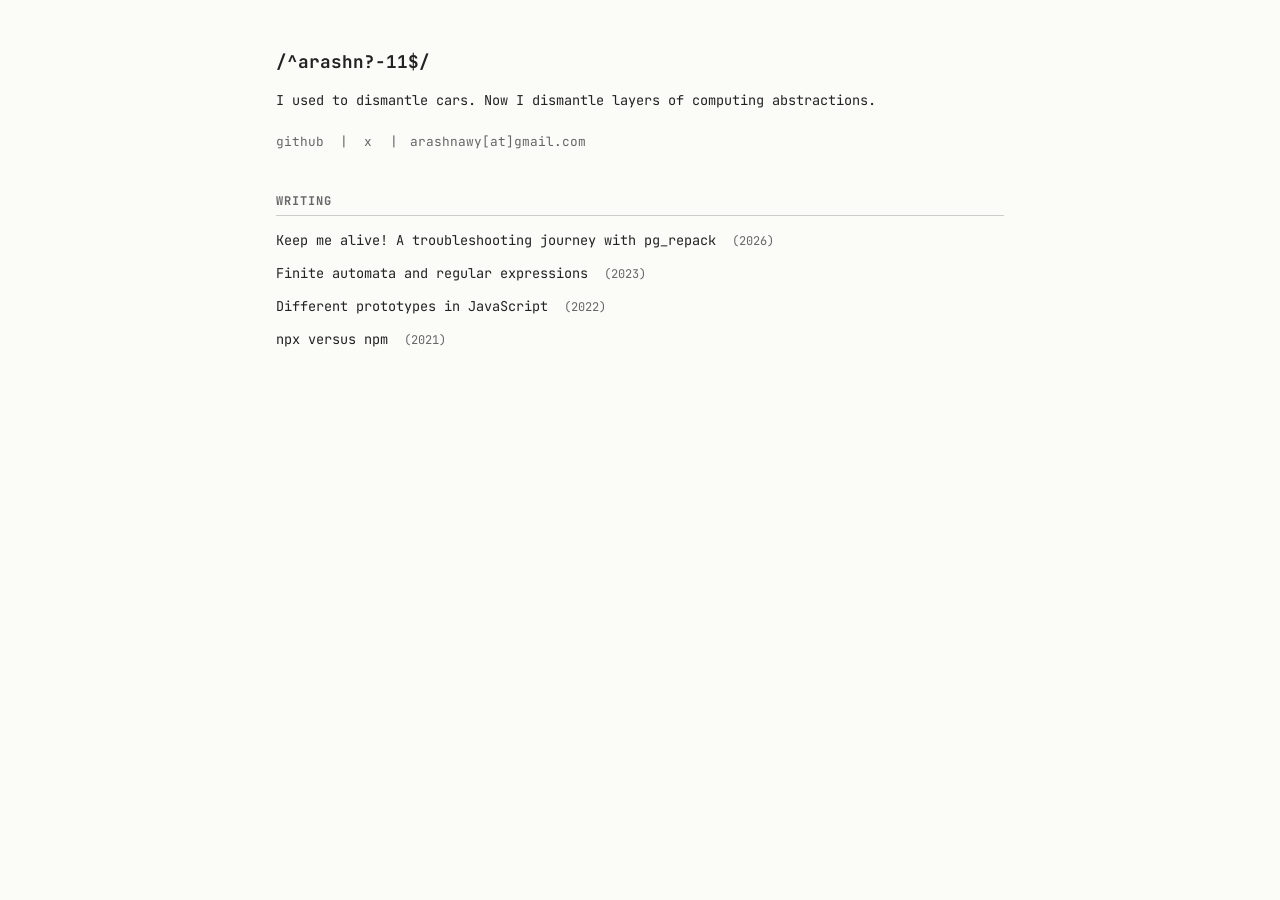
<file: index.html>
<!DOCTYPE html>
<html lang="en">
<head>
  <meta charset="UTF-8">
  <meta name="viewport" content="width=device-width, initial-scale=1.0">
  <title>arash-11</title>
  <link rel="preconnect" href="https://fonts.googleapis.com">
  <link rel="preconnect" href="https://fonts.gstatic.com" crossorigin>
  <link href="https://fonts.googleapis.com/css2?family=JetBrains+Mono:wght@400;500;700&display=swap" rel="stylesheet">
  <link rel="stylesheet" href="css/style.css">
</head>
<body>
  <div class="container">
    <header class="site-header">
      <h1>/^arashn?-11$/</h1>
    </header>

    <p class="about">
      I used to dismantle cars. Now I dismantle layers of computing abstractions.
    </p>

    <div class="contact-links">
      <a href="https://github.com/Arash-11" target="_blank" rel="noopener">github</a>
      <span class="sep">|</span>
      <a href="https://x.com/arashn_11" target="_blank" rel="noopener">x</a>
      <span class="sep">|</span>
      <span>arashnawy[at]gmail.com</span>
    </div>

    <div class="section-label">writing</div>

    <ul class="post-list">
      <li>
        <a href="posts/keep-me-alive">
          <span class="post-title">Keep me alive! A troubleshooting journey with pg_repack</span>
          <span class="post-date">(2026)</span>
        </a>
      </li>
      <li>
        <a href="posts/fsm-regex">
          <span class="post-title">Finite automata and regular expressions</span>
          <span class="post-date">(2023)</span>
        </a>
      </li>
      <li>
        <a href="posts/js-prototypes">
          <span class="post-title">Different prototypes in JavaScript</span>
          <span class="post-date">(2022)</span>
        </a>
      </li>
      <li>
        <a href="posts/npx-vs-npm">
          <span class="post-title">npx versus npm</span>
          <span class="post-date">(2021)</span>
        </a>
      </li>
    </ul>
  </div>
</body>
</html>
</file>
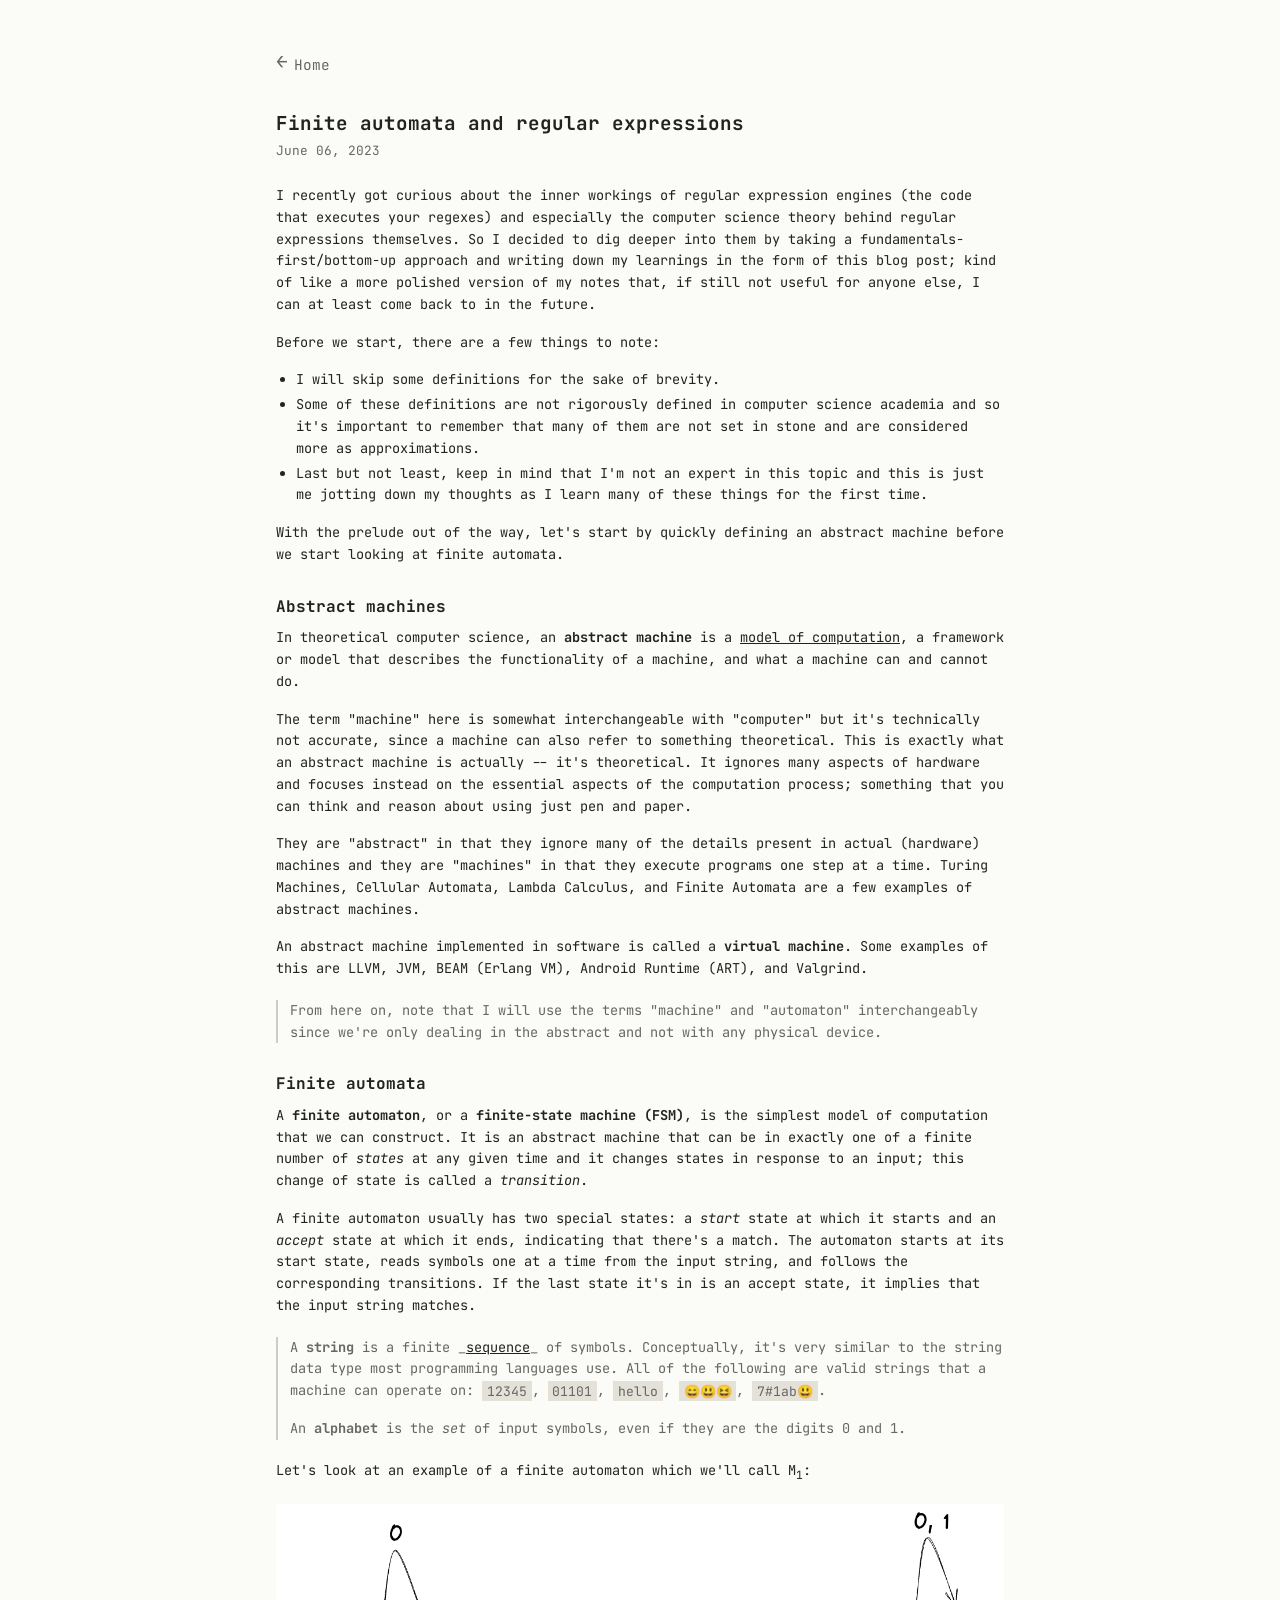
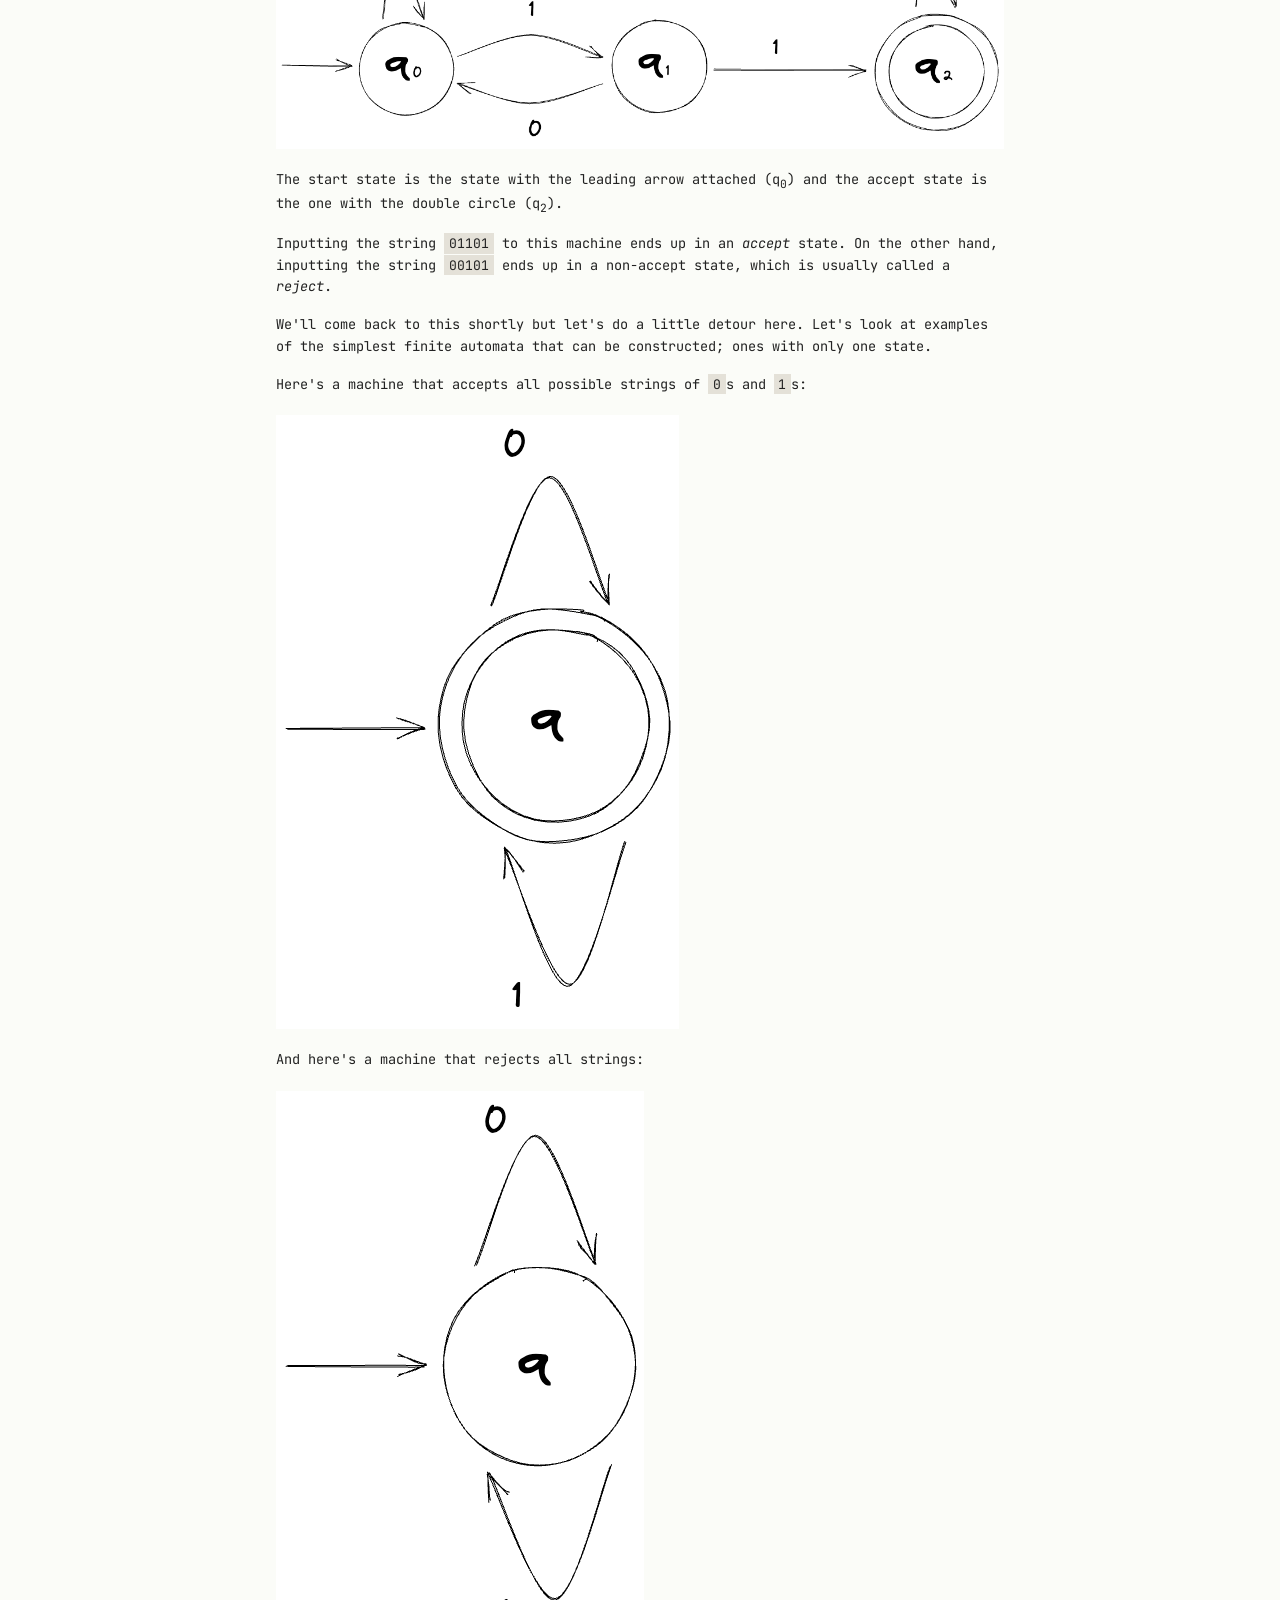
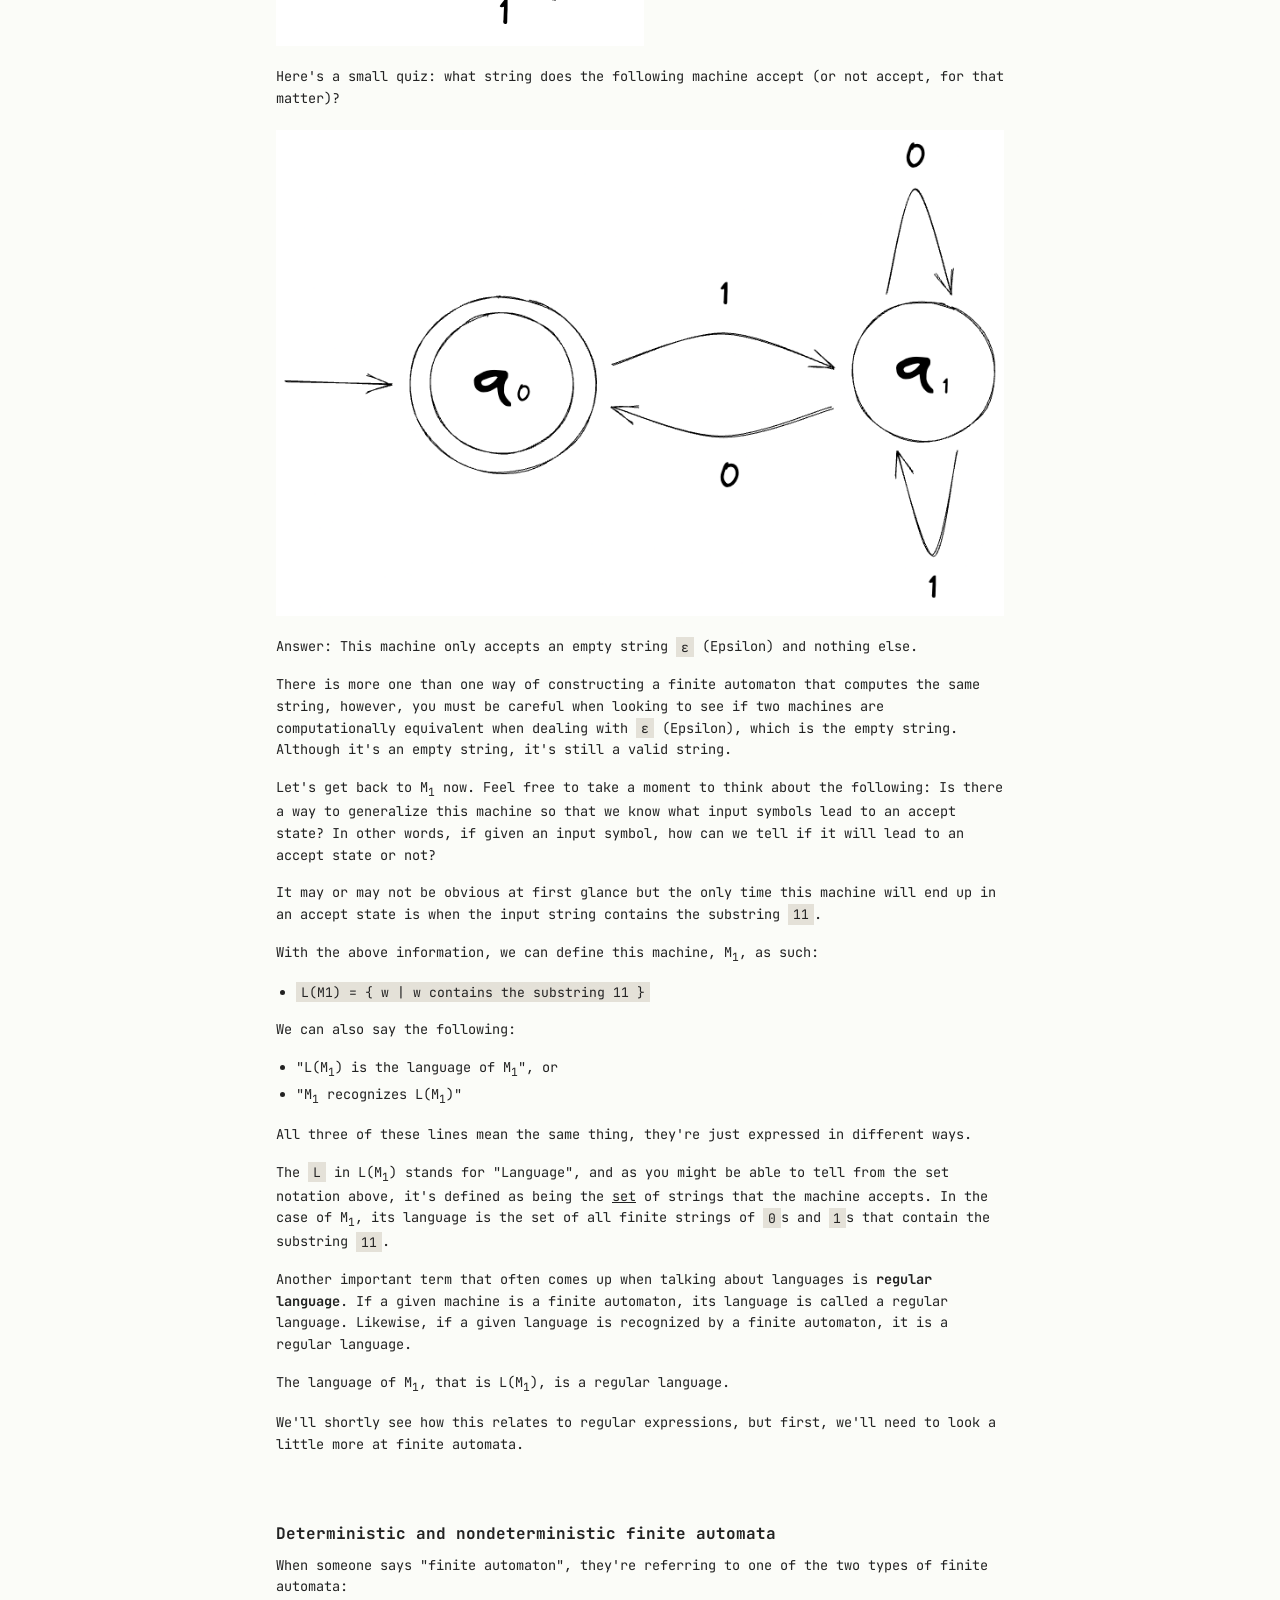
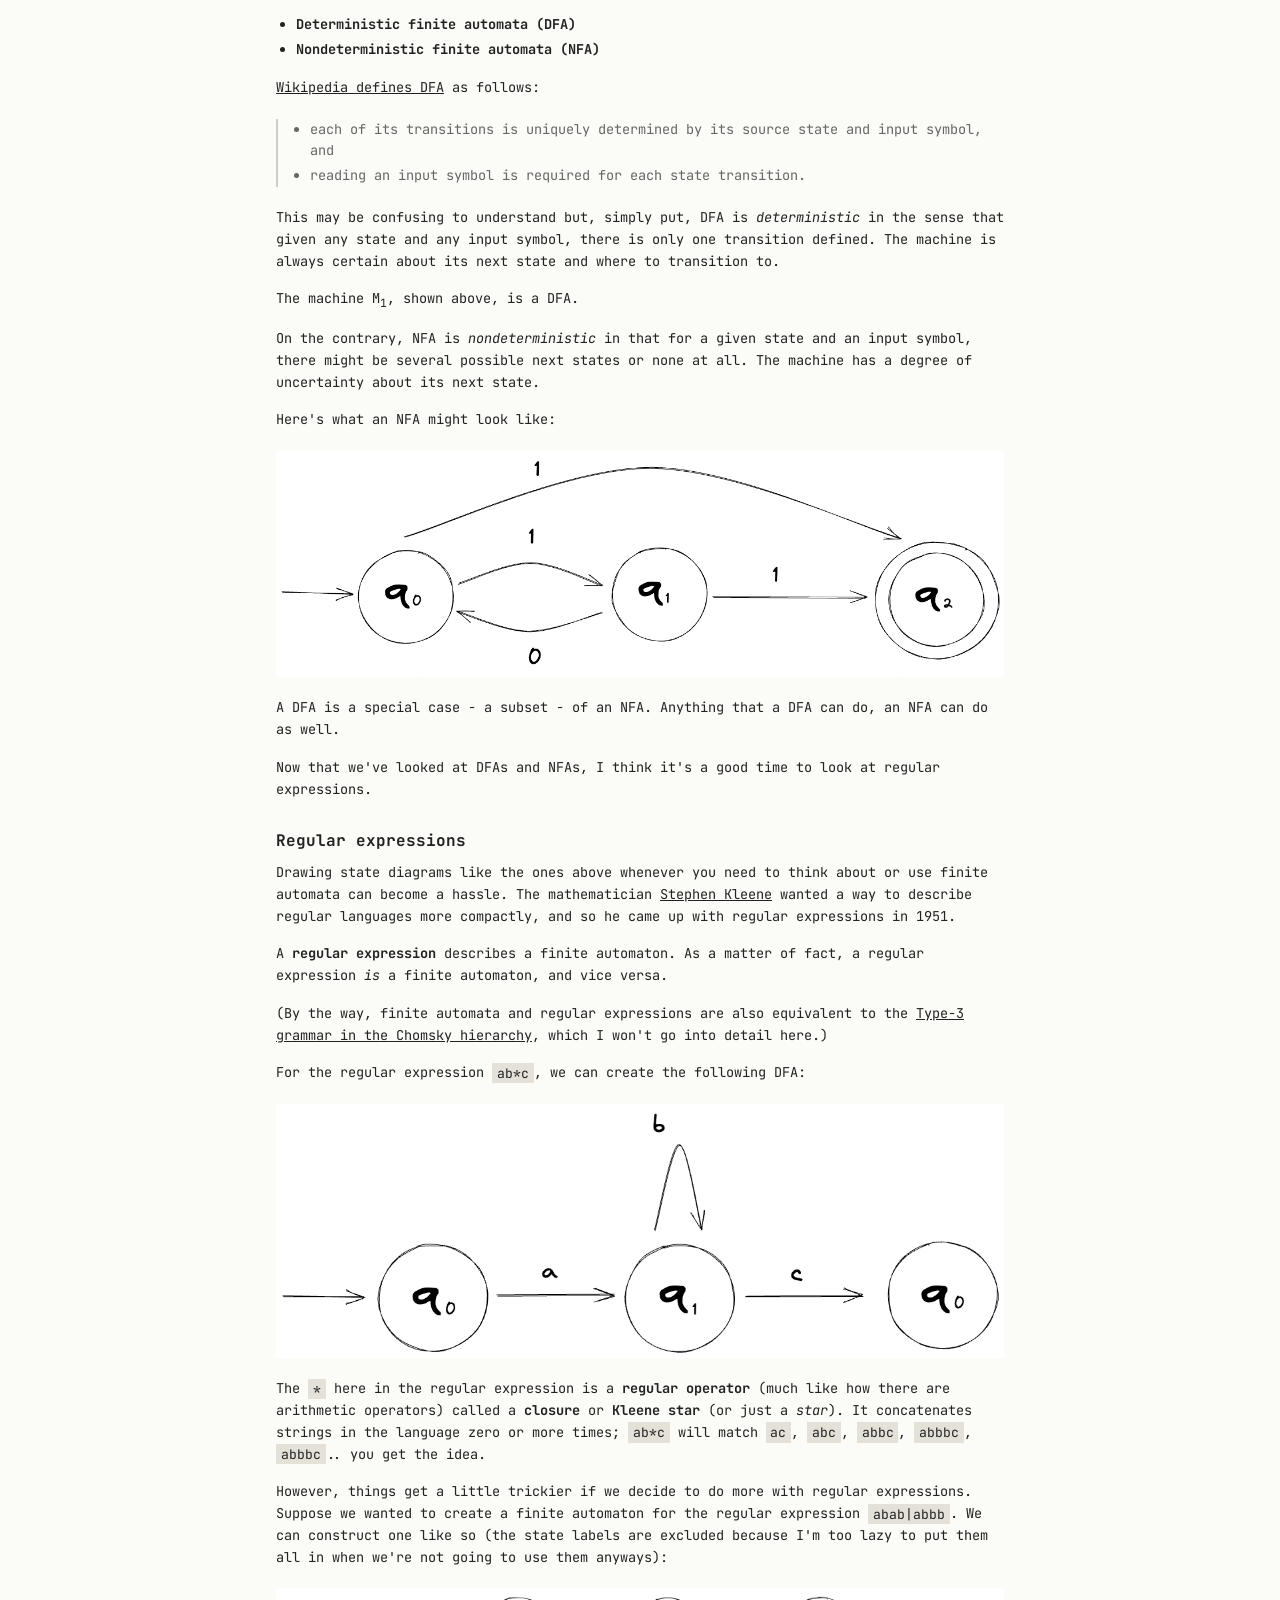
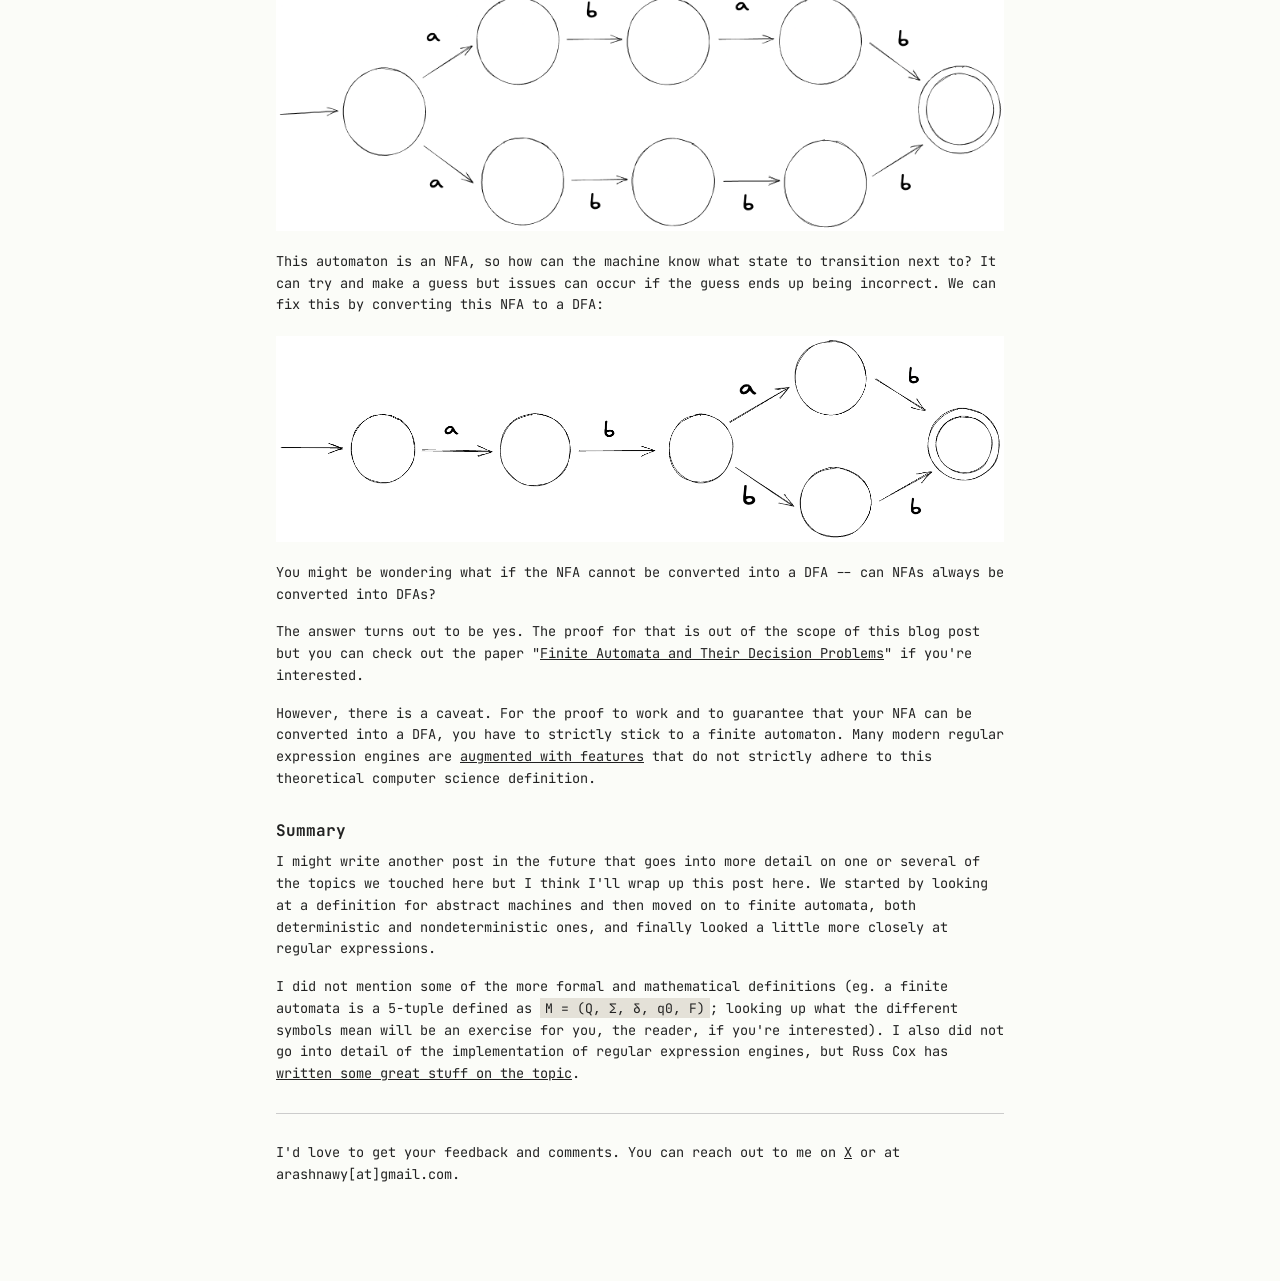
<file: posts/fsm-regex/index.html>
<!DOCTYPE html>
<html lang="en">
<head>
  <meta charset="UTF-8">
  <meta name="viewport" content="width=device-width, initial-scale=1.0">
  <title>Finite automata and regular expressions</title>
  <link rel="preconnect" href="https://fonts.googleapis.com">
  <link rel="preconnect" href="https://fonts.gstatic.com" crossorigin>
  <link href="https://fonts.googleapis.com/css2?family=JetBrains+Mono:wght@400;500;700&display=swap" rel="stylesheet">
  <link rel="stylesheet" href="../../css/style.css">
  <link rel="stylesheet" href="../../css/post.css">
</head>
<body>
  <div class="container">
    <a href="/" class="back-link">Home</a>

    <article>
      <header class="post-header">
        <h1>Finite automata and regular expressions</h1>
        <div class="post-date">June 06, 2023</div>
      </header>

      <div class="post-content">
        <p>I recently got curious about the inner workings of regular expression engines (the code that executes your regexes) and especially the computer science theory behind regular expressions themselves. So I decided to dig deeper into them by taking a fundamentals-first/bottom-up approach and writing down my learnings in the form of this blog post; kind of like a more polished version of my notes that, if still not useful for anyone else, I can at least come back to in the future.</p>
        <p>Before we start, there are a few things to note:</p>
        <ul>
        <li>I will skip some definitions for the sake of brevity.</li>
        <li>Some of these definitions are not rigorously defined in computer science academia and so it&#39;s important to remember that many of them are not set in stone and are considered more as approximations.</li>
        <li>Last but not least, keep in mind that I&#39;m not an expert in this topic and this is just me jotting down my thoughts as I learn many of these things for the first time.</li>
        </ul>
        <p>With the prelude out of the way, let&#39;s start by quickly defining an abstract machine before we start looking at finite automata.</p>
        <h2 id="abstract-machines">Abstract machines</h2>
        <p>In theoretical computer science, an <strong>abstract machine</strong> is a <a href="https://en.wikipedia.org/wiki/Model_of_computation" target="_blank" rel="noopener noreferrer">model of computation</a>, a framework or model that describes the functionality of a machine, and what a machine can and cannot do.</p>
        <p>The term &quot;machine&quot; here is somewhat interchangeable with &quot;computer&quot; but it&#39;s technically not accurate, since a machine can also refer to something theoretical. This is exactly what an abstract machine is actually -- it&#39;s theoretical. It ignores many aspects of hardware and focuses instead on the essential aspects of the computation process; something that you can think and reason about using just pen and paper.</p>
        <p>They are &quot;abstract&quot; in that they ignore many of the details present in actual (hardware) machines and they are &quot;machines&quot; in that they execute programs one step at a time. Turing Machines, Cellular Automata, Lambda Calculus, and Finite Automata are a few examples of abstract machines.</p>
        <p>An abstract machine implemented in software is called a <strong>virtual machine</strong>. Some examples of this are LLVM, JVM, BEAM (Erlang VM), Android Runtime (ART), and Valgrind.</p>
        <blockquote>
        <p>From here on, note that I will use the terms &quot;machine&quot; and &quot;automaton&quot; interchangeably since we&#39;re only dealing in the abstract and not with any physical device.</p>
        </blockquote>
        <h2 id="finite-automata">Finite automata</h2>
        <p>A <strong>finite automaton</strong>, or a <strong>finite-state machine (FSM)</strong>, is the simplest model of computation that we can construct. It is an abstract machine that can be in exactly one of a finite number of <em>states</em> at any given time and it changes states in response to an input; this change of state is called a <em>transition</em>.</p>
        <p>A finite automaton usually has two special states: a <em>start</em> state at which it starts and an <em>accept</em> state at which it ends, indicating that there&#39;s a match. The automaton starts at its start state, reads symbols one at a time from the input string, and follows the corresponding transitions. If the last state it&#39;s in is an accept state, it implies that the input string matches.</p>
        <blockquote>
        <p>A <strong>string</strong> is a finite _<a href="https://en.wikipedia.org/wiki/Sequence" target="_blank" rel="noopener noreferrer">sequence</a>_ of symbols.
        Conceptually, it&#39;s very similar to the string data type most programming languages use. All of the following are valid strings that a machine can operate on: <code>12345</code>, <code>01101</code>, <code>hello</code>, <code>😄😃😆</code>, <code>7#1ab😃</code>.</p>
        <p>An <strong>alphabet</strong> is the <em>set</em> of input symbols, even if they are the digits 0 and 1.</p>
        </blockquote>
        <p>Let&#39;s look at an example of a finite automaton which we&#39;ll call M<sub>1</sub>:</p>
        <p><img src="../../assets/fsm-regex/m1.png" alt="A diagram of a finite automaton."></p>
        <p>The start state is the state with the leading arrow attached (q<sub>0</sub>) and the accept state is the one with the double circle (q<sub>2</sub>).</p>
        <p>Inputting the string <code>01101</code> to this machine ends up in an <em>accept</em> state. On the other hand, inputting the string <code>00101</code> ends up in a non-accept state, which is usually called a <em>reject</em>.</p>
        <p>We&#39;ll come back to this shortly but let&#39;s do a little detour here. Let&#39;s look at examples of the simplest finite automata that can be constructed; ones with only one state.</p>
        <p>Here&#39;s a machine that accepts all possible strings of <code>0</code>s and <code>1</code>s:</p>
        <p><img src="../../assets/fsm-regex/all-strings.png" alt="A diagram of a finite automaton that accepts all strings of 0s and 1s."></p>
        <p>And here&#39;s a machine that rejects all strings:</p>
        <p><img src="../../assets/fsm-regex/no-strings.png" alt="A diagram of a finite automaton that rejects all strings."></p>
        <p>Here&#39;s a small quiz: what string does the following machine accept (or not accept, for that matter)?</p>
        <p><img src="../../assets/fsm-regex/epsilon-only.png" alt="A diagram of a finite automaton that only accepts empty strings."></p>
        <p>Answer: This machine only accepts an empty string <code>ε</code> (Epsilon) and nothing else.</p>
        <p>There is more one than one way of constructing a finite automaton that computes the same string, however, you must be careful when looking to see if two machines are computationally equivalent when dealing with <code>ε</code> (Epsilon), which is the empty string. Although it&#39;s an empty string, it&#39;s still a valid string.</p>
        <p>Let&#39;s get back to M<sub>1</sub> now. Feel free to take a moment to think about the following: Is there a way to generalize this machine so that we know what input symbols lead to an accept state? In other words, if given an input symbol, how can we tell if it will lead to an accept state or not?</p>
        <p>It may or may not be obvious at first glance but the only time this machine will end up in an accept state is when the input string contains the substring <code>11</code>.</p>
        <p>With the above information, we can define this machine, M<sub>1</sub>, as such:</p>
        <ul>
        <li><code>L(M1) = { w | w contains the substring 11 }</code></li>
        </ul>
        <p>We can also say the following:</p>
        <ul>
        <li>&quot;L(M<sub>1</sub>) is the language of M<sub>1</sub>&quot;, or</li>
        <li>&quot;M<sub>1</sub> recognizes L(M<sub>1</sub>)&quot;</li>
        </ul>
        <p>All three of these lines mean the same thing, they&#39;re just expressed in different ways.</p>
        <p>The <code>L</code> in L(M<sub>1</sub>) stands for &quot;Language&quot;, and as you might be able to tell from the set notation above, it&#39;s defined as being the <a href="https://en.wikipedia.org/wiki/Set_(mathematics)" target="_blank" rel="noopener noreferrer">set</a> of strings that the machine accepts. In the case of M<sub>1</sub>, its language is the set of all finite strings of <code>0</code>s and <code>1</code>s that contain the substring <code>11</code>.</p>
        <p>Another important term that often comes up when talking about languages is <strong>regular language</strong>. If a given machine is a finite automaton, its language is called a regular language. Likewise, if a given language is recognized by a finite automaton, it is a regular language.</p>
        <p>The language of M<sub>1</sub>, that is L(M<sub>1</sub>), is a regular language.</p>
        <p>We&#39;ll shortly see how this relates to regular expressions, but first, we&#39;ll need to look a little more at finite automata.</p>
        <p><br /></p>
        <h2 id="deterministic-and-nondeterministic-finite-automata">Deterministic and nondeterministic finite automata</h2>
        <p>When someone says &quot;finite automaton&quot;, they&#39;re referring to one of the two types of finite automata:</p>
        <ul>
        <li><strong>Deterministic finite automata (DFA)</strong></li>
        <li><strong>Nondeterministic finite automata (NFA)</strong></li>
        </ul>
        <p><a href="https://en.wikipedia.org/wiki/Nondeterministic_finite_automaton" target="_blank" rel="noopener noreferrer">Wikipedia defines DFA</a> as follows:</p>
        <blockquote>
        <ul>
        <li>each of its transitions is uniquely determined by its source state and input symbol, and</li>
        <li>reading an input symbol is required for each state transition.</li>
        </ul>
        </blockquote>
        <p>This may be confusing to understand but, simply put, DFA is <em>deterministic</em> in the sense that given any state and any input symbol, there is only one transition defined. The machine is always certain about its next state and where to transition to.</p>
        <p>The machine M<sub>1</sub>, shown above, is a DFA.</p>
        <p>On the contrary, NFA is <em>nondeterministic</em> in that for a given state and an input symbol, there might be several possible next states or none at all. The machine has a degree of uncertainty about its next state.</p>
        <p>Here&#39;s what an NFA might look like:</p>
        <p><img src="../../assets/fsm-regex/nfa.png" alt="A diagram of an NFA"></p>
        <p>A DFA is a special case - a subset - of an NFA. Anything that a DFA can do, an NFA can do as well.</p>
        <p>Now that we&#39;ve looked at DFAs and NFAs, I think it&#39;s a good time to look at regular expressions.</p>
        <h2 id="regular-expressions">Regular expressions</h2>
        <p>Drawing state diagrams like the ones above whenever you need to think about or use finite automata can become a hassle. The mathematician <a href="https://en.wikipedia.org/wiki/Stephen_Cole_Kleene" target="_blank" rel="noopener noreferrer">Stephen Kleene</a> wanted a way to describe regular languages more compactly, and so he came up with regular expressions in 1951.</p>
        <p>A <strong>regular expression</strong> describes a finite automaton. As a matter of fact, a regular expression <em>is</em> a finite automaton, and vice versa.</p>
        <p>(By the way, finite automata and regular expressions are also equivalent to the <a href="https://en.wikipedia.org/wiki/Chomsky_hierarchy#The_hierarchy" target="_blank" rel="noopener noreferrer">Type-3 grammar in the Chomsky hierarchy</a>, which I won&#39;t go into detail here.)</p>
        <p>For the regular expression <code>ab*c</code>, we can create the following DFA:</p>
        <p><img src="../../assets/fsm-regex/abc-fsm.png" alt="A diagram of a DFA for the regex ab*c"></p>
        <p>The <code>*</code> here in the regular expression is a <strong>regular operator</strong> (much like how there are arithmetic operators) called a <strong>closure</strong> or <strong>Kleene star</strong> (or just a <em>star</em>). It concatenates strings in the language zero or more times; <code>ab*c</code> will match <code>ac</code>, <code>abc</code>, <code>abbc</code>, <code>abbbc</code>, <code>abbbc</code>.. you get the idea.</p>
        <p>However, things get a little trickier if we decide to do more with regular expressions. Suppose we wanted to create a finite automaton for the regular expression <code>abab|abbb</code>. We can construct one like so (the state labels are excluded because I&#39;m too lazy to put them all in when we&#39;re not going to use them anyways):</p>
        <p><img src="../../assets/fsm-regex/abab-abbb-nfa.png" alt="A diagram of a NFA for the regex abab|abbb"></p>
        <p>This automaton is an NFA, so how can the machine know what state to transition next to? It can try and make a guess but issues can occur if the guess ends up being incorrect. We can fix this by converting this NFA to a DFA:</p>
        <p><img src="../../assets/fsm-regex/abab-abbb-dfa.png" alt="A diagram of a DFA for the regex abab|abbb"></p>
        <p>You might be wondering what if the NFA cannot be converted into a DFA -- can NFAs always be converted into DFAs?</p>
        <p>The answer turns out to be yes. The proof for that is out of the scope of this blog post but you can check out the paper &quot;<a href="https://ieeexplore.ieee.org/document/5392601" target="_blank" rel="noopener noreferrer">Finite Automata and Their Decision Problems</a>&quot; if you&#39;re interested.</p>
        <p>However, there is a caveat. For the proof to work and to guarantee that your NFA can be converted into a DFA, you have to strictly stick to a finite automaton. Many modern regular expression engines are <a href="https://en.wikipedia.org/wiki/Regular_expression#Patterns_for_non-regular_languages" target="_blank" rel="noopener noreferrer">augmented with features</a> that do not strictly adhere to this theoretical computer science definition.</p>
        <h2 id="summary">Summary</h2>
        <p>I might write another post in the future that goes into more detail on one or several of the topics we touched here but I think I&#39;ll wrap up this post here. We started by looking at a definition for abstract machines and then moved on to finite automata, both deterministic and nondeterministic ones, and finally looked a little more closely at regular expressions.</p>
        <p>I did not mention some of the more formal and mathematical definitions (eg. a finite automata is a 5-tuple defined as <code>M = (Q, Σ, δ, q0, F)</code>; looking up what the different symbols mean will be an exercise for you, the reader, if you&#39;re interested). I also did not go into detail of the implementation of regular expression engines, but Russ Cox has <a href="https://swtch.com/~rsc/regexp/" target="_blank" rel="noopener noreferrer">written some great stuff on the topic</a>.</p>
        <hr>
        <p>I&#39;d love to get your feedback and comments. You can reach out to me on <a href="https://x.com/arashn_11" target="_blank" rel="noopener">X</a> or at arashnawy[at]gmail.com.</p>
      </div>
    </article>
  </div>
</body>
</html>
</file>
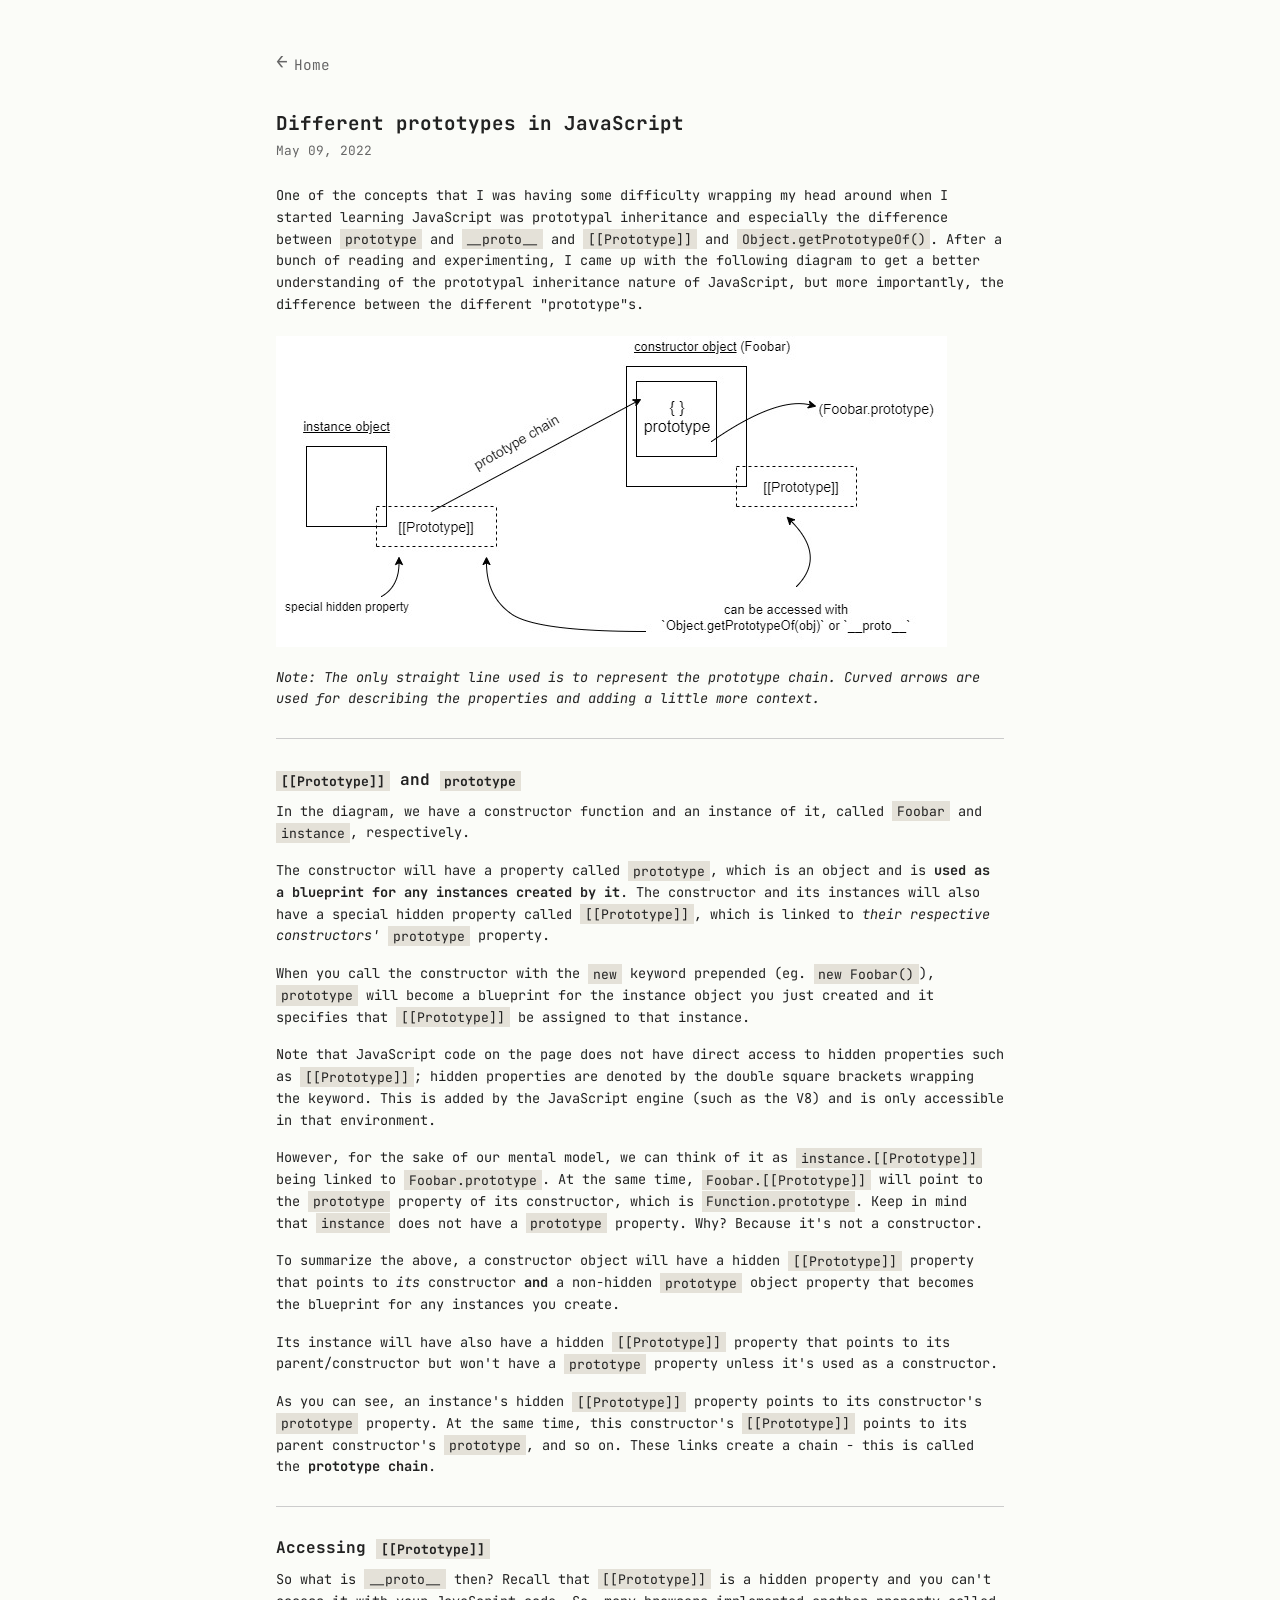
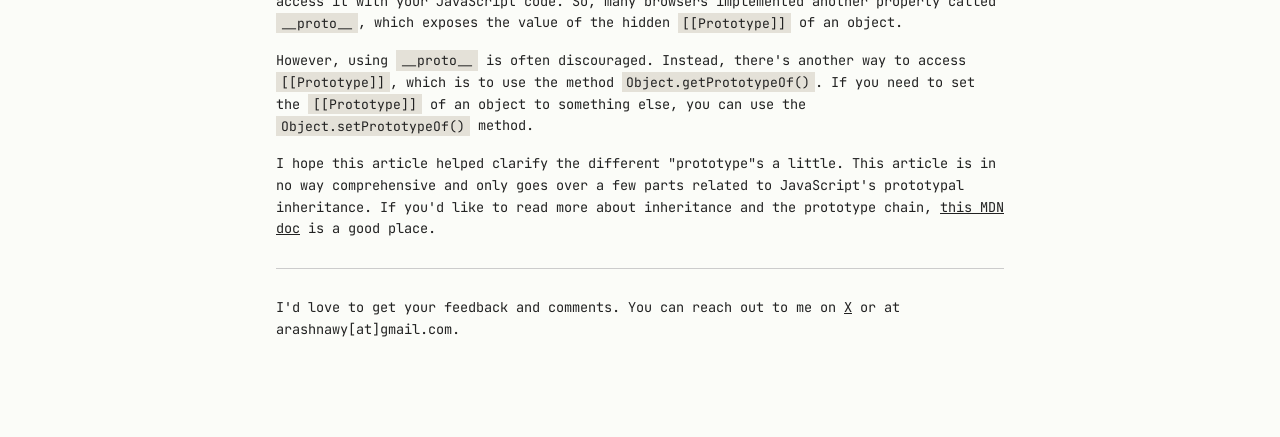
<file: posts/js-prototypes/index.html>
<!DOCTYPE html>
<html lang="en">
<head>
  <meta charset="UTF-8">
  <meta name="viewport" content="width=device-width, initial-scale=1.0">
  <title>Different prototypes in JavaScript</title>
  <link rel="preconnect" href="https://fonts.googleapis.com">
  <link rel="preconnect" href="https://fonts.gstatic.com" crossorigin>
  <link href="https://fonts.googleapis.com/css2?family=JetBrains+Mono:wght@400;500;700&display=swap" rel="stylesheet">
  <link rel="stylesheet" href="../../css/style.css">
  <link rel="stylesheet" href="../../css/post.css">
</head>
<body>
  <div class="container">
    <a href="/" class="back-link">Home</a>

    <article>
      <header class="post-header">
        <h1>Different prototypes in JavaScript</h1>
        <div class="post-date">May 09, 2022</div>
      </header>

      <div class="post-content">
        <p>One of the concepts that I was having some difficulty wrapping my head around when I started learning JavaScript was prototypal inheritance and especially the difference between <code>prototype</code> and <code>__proto__</code> and <code>[[Prototype]]</code> and <code>Object.getPrototypeOf()</code>. After a bunch of reading and experimenting, I came up with the following diagram to get a better understanding of the prototypal inheritance nature of JavaScript, but more importantly, the difference between the different &quot;prototype&quot;s.</p>
        <p><img src="../../assets/js-prototypes/prototype.png" alt="A diagram representing the prototype inheritance in a simple form."></p>
        <p><em>Note: The only straight line used is to represent the prototype chain. Curved arrows are used for describing the properties and adding a little more context.</em></p>
        <hr>
        <h2 id="-prototype-and-prototype-"><code>[[Prototype]]</code> and <code>prototype</code></h2>
        <p>In the diagram, we have a constructor function and an instance of it, called <code>Foobar</code> and <code>instance</code>, respectively.</p>
        <p>The constructor will have a property called <code>prototype</code>, which is an object and is <strong>used as a blueprint for any instances created by it</strong>. The constructor and its instances will also have a special hidden property called <code>[[Prototype]]</code>, which is linked to <em>their respective constructors&#39;</em> <code>prototype</code> property.</p>
        <p>When you call the constructor with the <code>new</code> keyword prepended (eg. <code>new Foobar()</code>), <code>prototype</code> will become a blueprint for the instance object you just created and it specifies that <code>[[Prototype]]</code> be assigned to that instance.</p>
        <p>Note that JavaScript code on the page does not have direct access to hidden properties such as <code>[[Prototype]]</code>; hidden properties are denoted by the double square brackets wrapping the keyword. This is added by the JavaScript engine (such as the V8) and is only accessible in that environment.</p>
        <p>However, for the sake of our mental model, we can think of it as <code>instance.[[Prototype]]</code> being linked to <code>Foobar.prototype</code>. At the same time, <code>Foobar.[[Prototype]]</code> will point to the <code>prototype</code> property of its constructor, which is <code>Function.prototype</code>. Keep in mind that <code>instance</code> does not have a <code>prototype</code> property. Why? Because it&#39;s not a constructor.</p>
        <p>To summarize the above, a constructor object will have a hidden <code>[[Prototype]]</code> property that points to <em>its</em> constructor <strong>and</strong> a non-hidden <code>prototype</code> object property that becomes the blueprint for any instances you create.</p>
        <p>Its instance will have also have a hidden <code>[[Prototype]]</code> property that points to its parent/constructor but won&#39;t have a <code>prototype</code> property unless it&#39;s used as a constructor.</p>
        <p>As you can see, an instance&#39;s hidden <code>[[Prototype]]</code> property points to its constructor&#39;s <code>prototype</code> property. At the same time, this constructor&#39;s <code>[[Prototype]]</code> points to its parent constructor&#39;s <code>prototype</code>, and so on. These links create a chain - this is called the <strong>prototype chain</strong>.</p>
        <hr>
        <h2 id="accessing-prototype-">Accessing <code>[[Prototype]]</code></h2>
        <p>So what is <code>__proto__</code> then? Recall that <code>[[Prototype]]</code> is a hidden property and you can&#39;t access it with your JavaScript code. So, many browsers implemented another property called <code>__proto__</code>, which exposes the value of the hidden <code>[[Prototype]]</code> of an object.</p>
        <p>However, using <code>__proto__</code> is often discouraged. Instead, there&#39;s another way to access <code>[[Prototype]]</code>, which is to use the method <code>Object.getPrototypeOf()</code>. If you need to set the <code>[[Prototype]]</code> of an object to something else, you can use the <code>Object.setPrototypeOf()</code> method.</p>
        <p>I hope this article helped clarify the different &quot;prototype&quot;s a little. This article is in no way comprehensive and only goes over a few parts related to JavaScript&#39;s prototypal inheritance. If you&#39;d like to read more about inheritance and the prototype chain, <a href="https://developer.mozilla.org/en-US/docs/Web/JavaScript/Inheritance_and_the_prototype_chain" target="_blank" rel="noopener noreferrer">this MDN doc</a> is a good place.</p>
        <hr>
        <p>I&#39;d love to get your feedback and comments. You can reach out to me on <a href="https://x.com/arashn_11" target="_blank" rel="noopener">X</a> or at arashnawy[at]gmail.com.</p>
      </div>
    </article>
  </div>
</body>
</html>
</file>
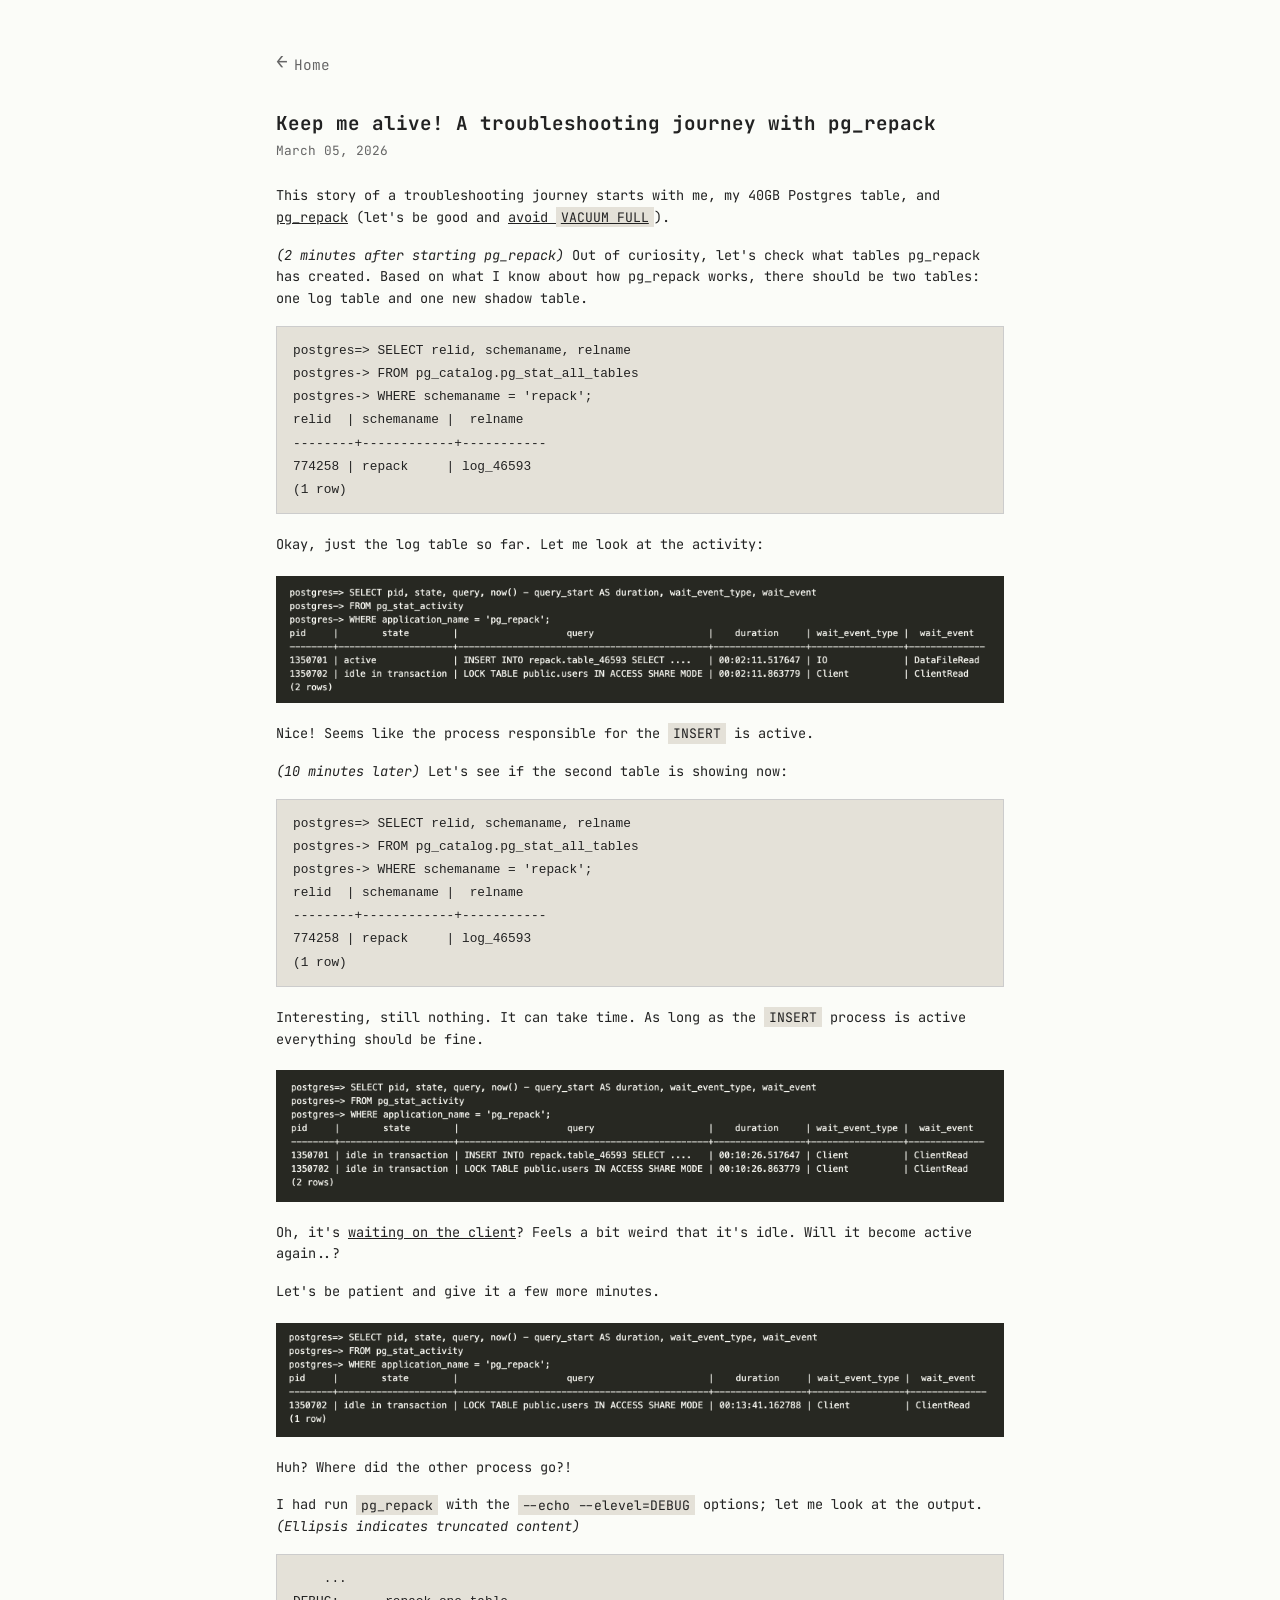
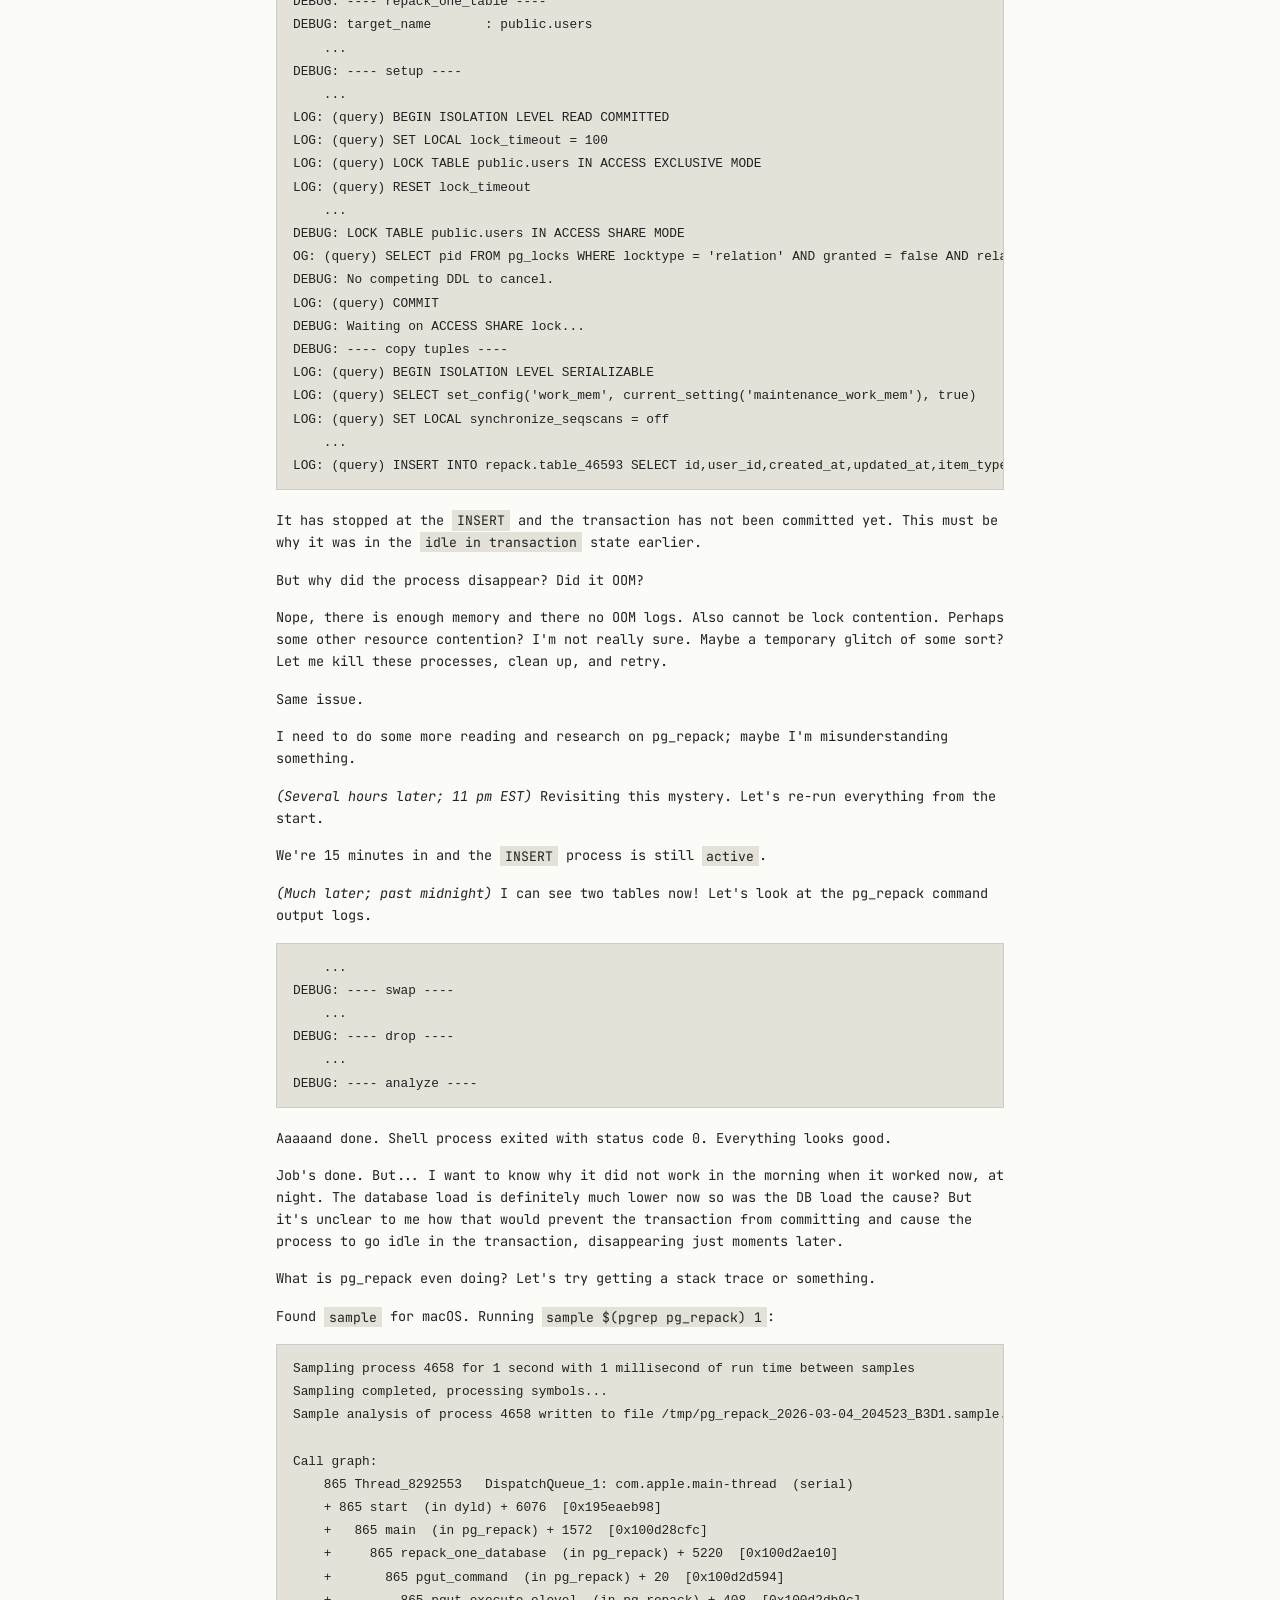
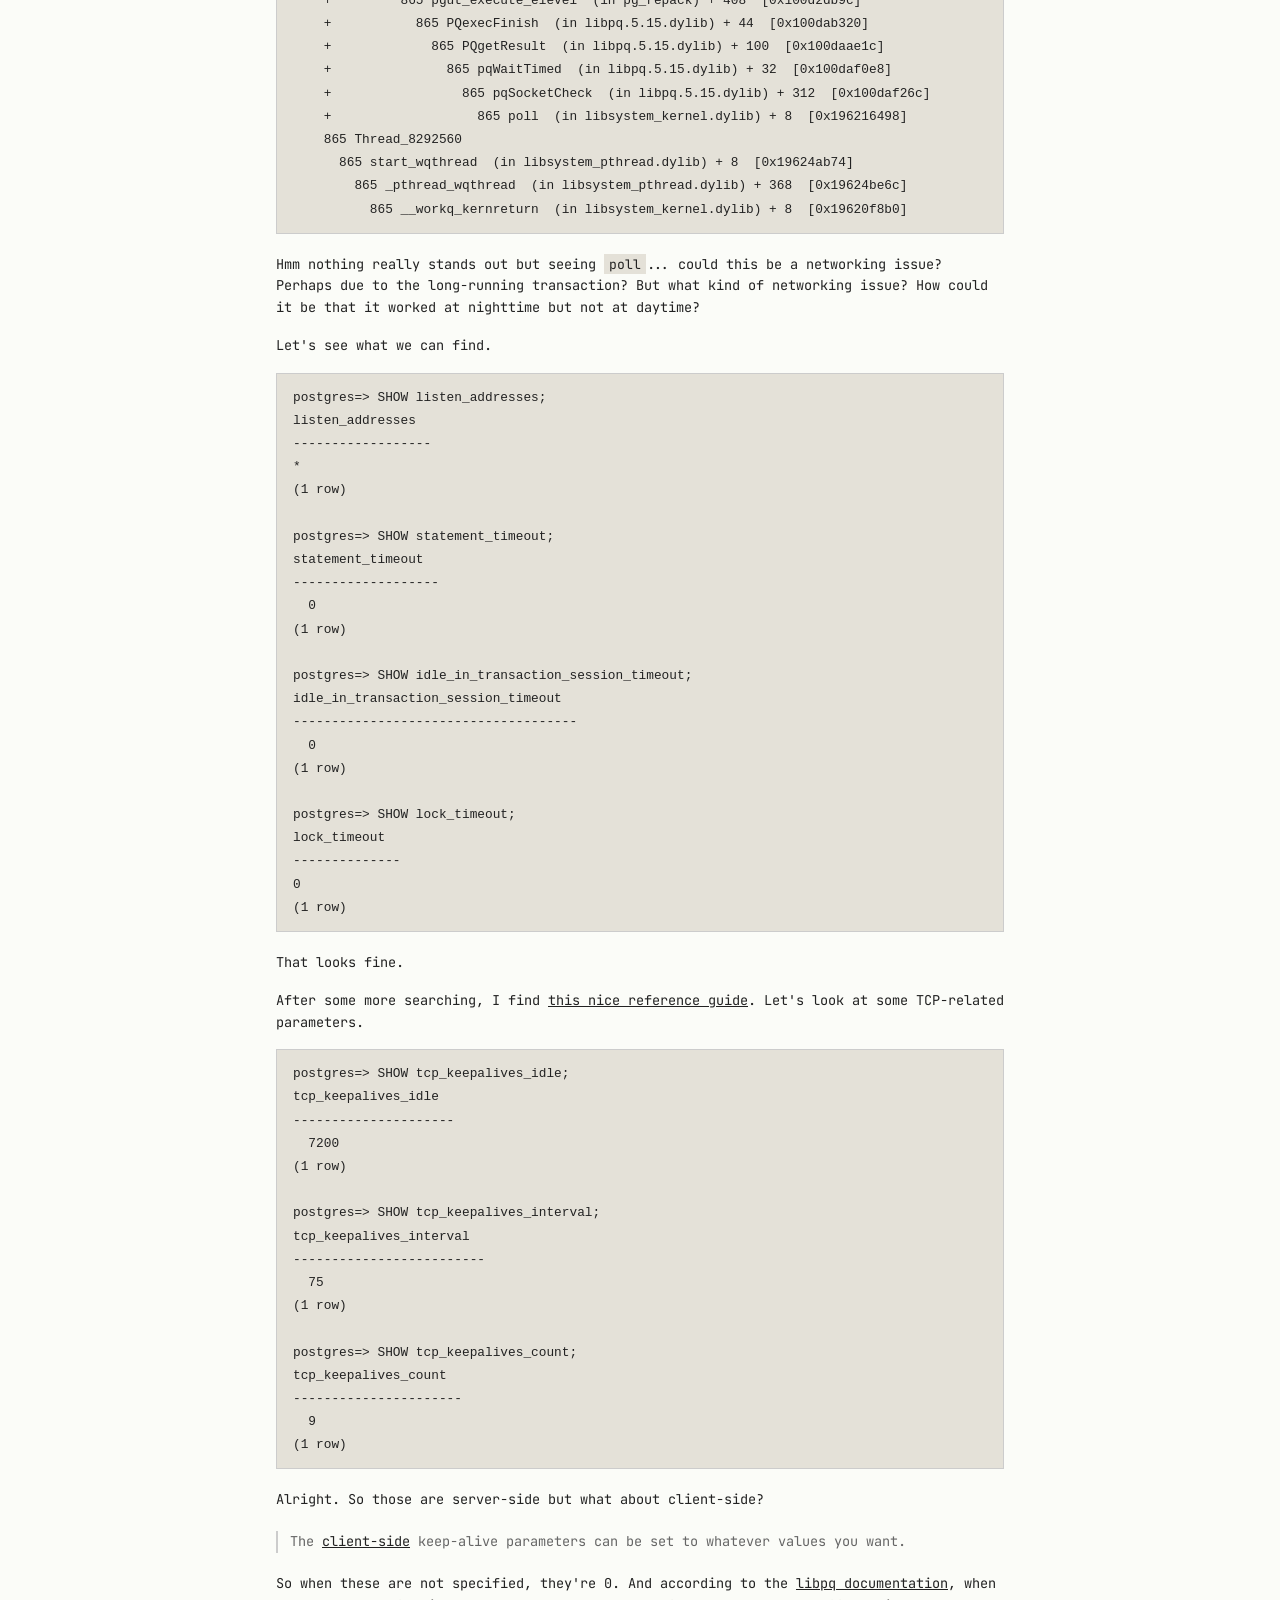
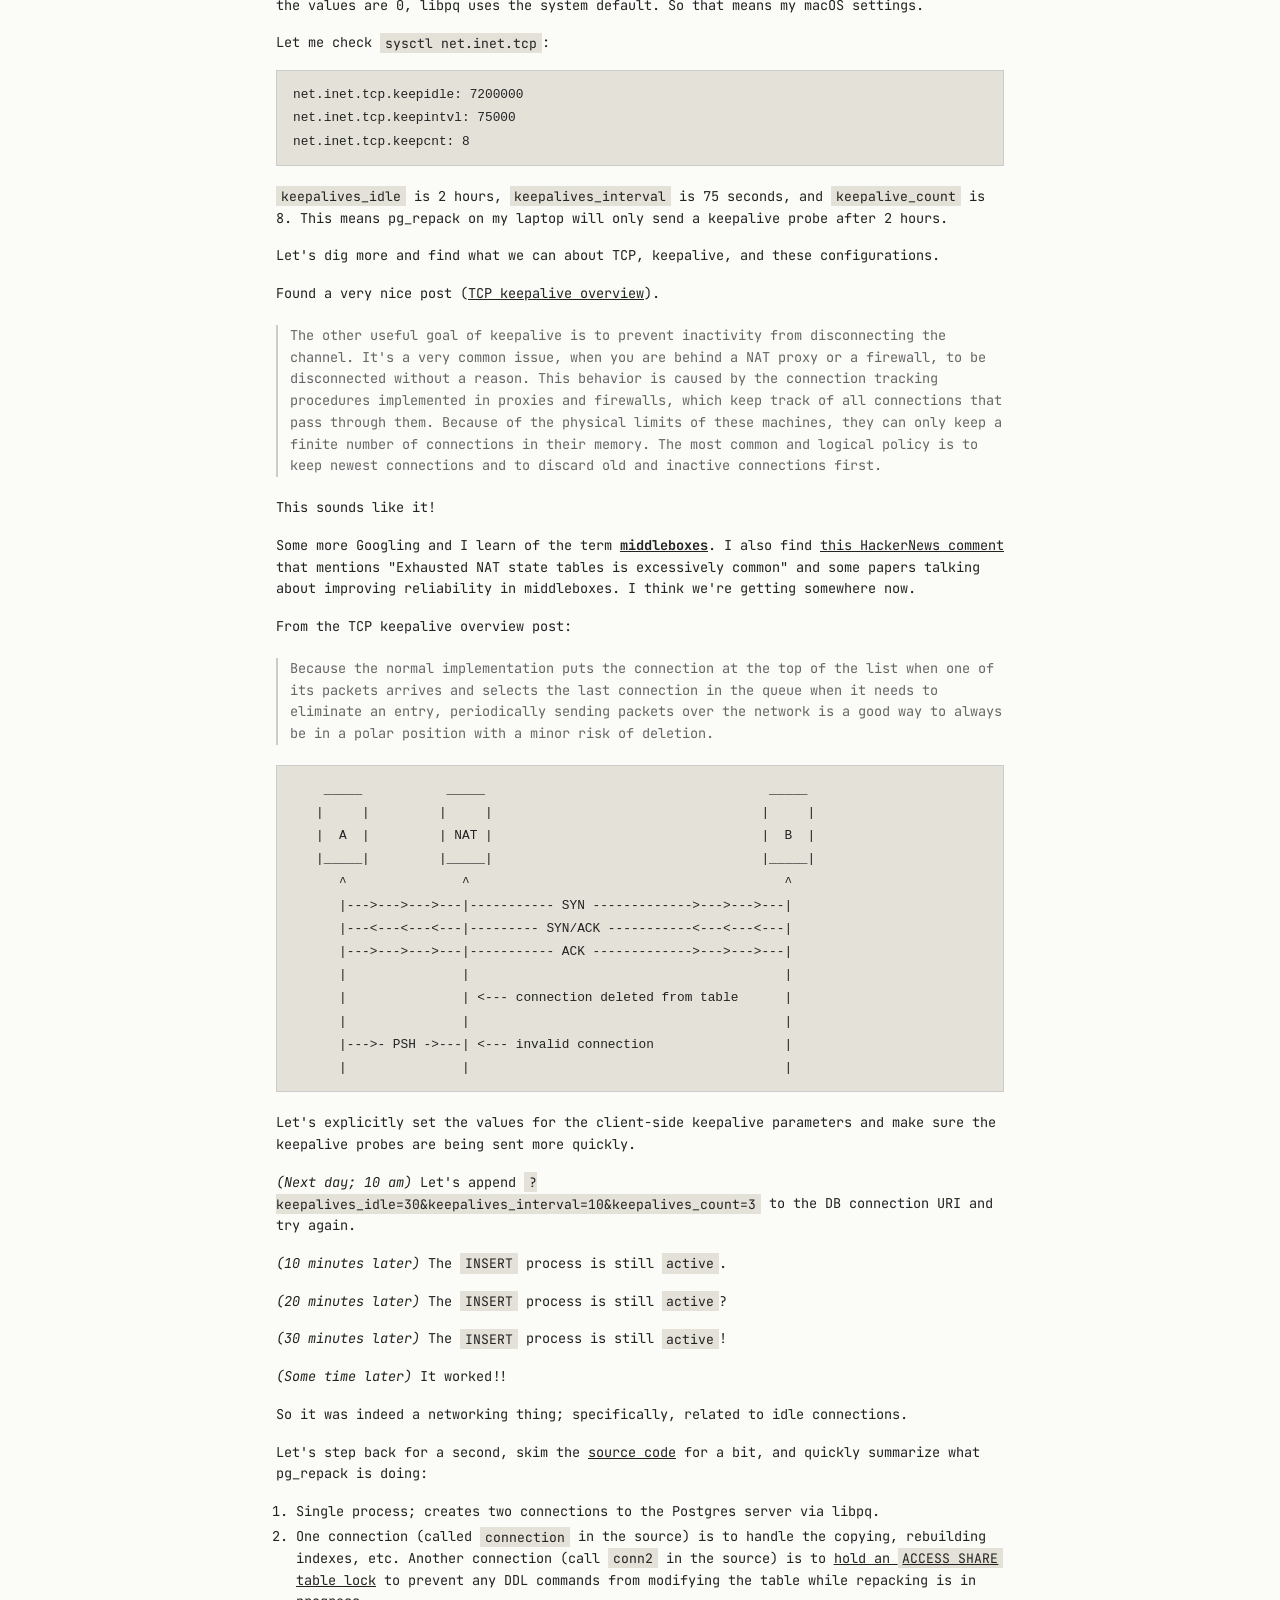
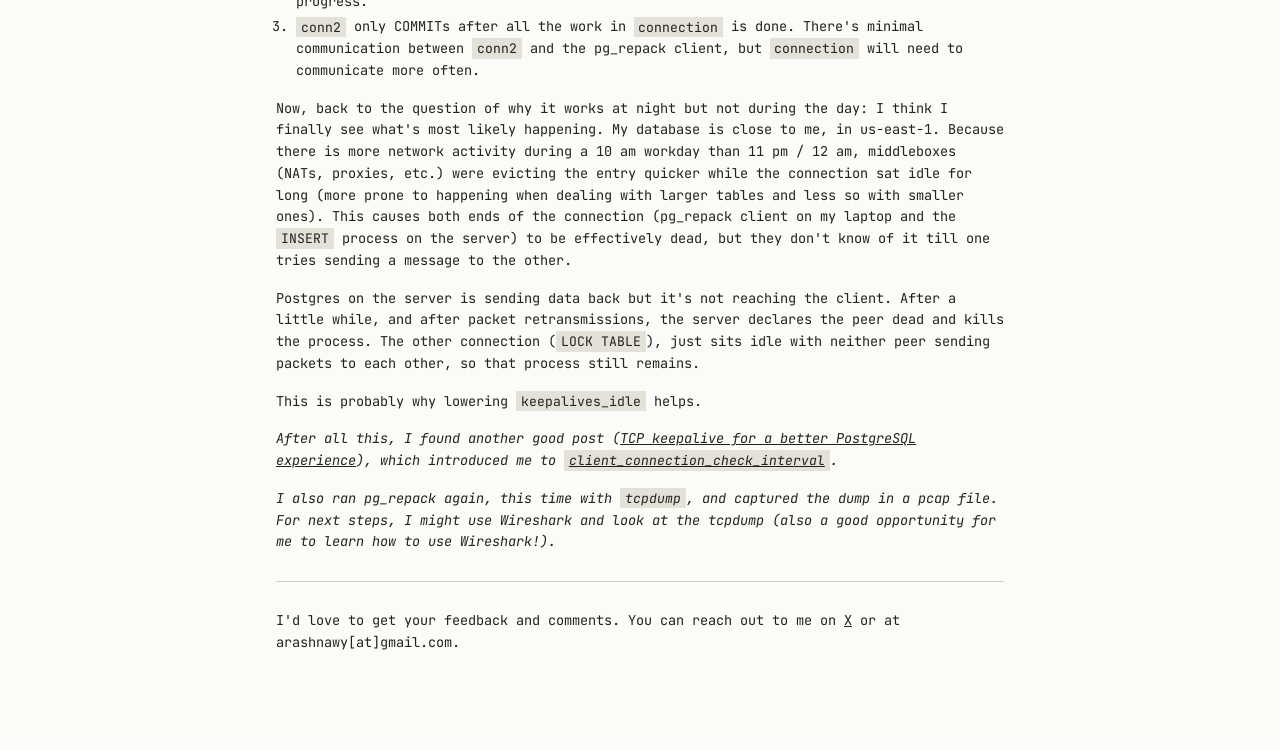
<file: posts/keep-me-alive/index.html>
<!DOCTYPE html>
<html lang="en">
<head>
  <meta charset="UTF-8">
  <meta name="viewport" content="width=device-width, initial-scale=1.0">
  <title>Keep me alive! A troubleshooting journey with pg_repack</title>
  <link rel="preconnect" href="https://fonts.googleapis.com">
  <link rel="preconnect" href="https://fonts.gstatic.com" crossorigin>
  <link href="https://fonts.googleapis.com/css2?family=JetBrains+Mono:wght@400;500;700&display=swap" rel="stylesheet">
  <link rel="stylesheet" href="../../css/style.css">
  <link rel="stylesheet" href="../../css/post.css">
</head>
<body>
  <div class="container">
    <a href="/" class="back-link">Home</a>

    <article>
      <header class="post-header">
        <h1>Keep me alive! A troubleshooting journey with pg_repack</h1>
        <div class="post-date">March 05, 2026</div>
      </header>

      <div class="post-content">
        <p>This story of a troubleshooting journey starts with me, my 40GB Postgres table, and <a href="https://github.com/reorg/pg_repack" target="_blank" rel="noopener noreferrer">pg_repack</a> (let&#39;s be good and <a href="https://www.depesz.com/2023/02/06/when-to-use-vacuum-full/" target="_blank" rel="noopener noreferrer">avoid <code>VACUUM FULL</code></a>).</p>
        <p><em>(2 minutes after starting pg_repack)</em> Out of curiosity, let&#39;s check what tables pg_repack has created. Based on what I know about how pg_repack works, there should be two tables: one log table and one new shadow table.</p>
        <pre><code class="language-psql">postgres=> SELECT relid, schemaname, relname
postgres-> FROM pg_catalog.pg_stat_all_tables
postgres-> WHERE schemaname = 'repack';
relid  | schemaname |  relname
--------+------------+-----------
774258 | repack     | log_46593
(1 row)
</code></pre>
        <p>Okay, just the log table so far. Let me look at the activity:</p>
        <p><img src="../../assets/keep-me-alive/active.png" alt="psql showing active state"></p>
        <p>Nice! Seems like the process responsible for the <code>INSERT</code> is active.</p>
        <p><em>(10 minutes later)</em> Let&#39;s see if the second table is showing now:</p>
        <pre><code class="language-psql">postgres=> SELECT relid, schemaname, relname
postgres-> FROM pg_catalog.pg_stat_all_tables
postgres-> WHERE schemaname = 'repack';
relid  | schemaname |  relname
--------+------------+-----------
774258 | repack     | log_46593
(1 row)
</code></pre>
        <p>Interesting, still nothing. It can take time. As long as the <code>INSERT</code> process is active everything should be fine.</p>
        <p><img src="../../assets/keep-me-alive/idle_in_transaction.png" alt="psql showing idle_in_transaction state"></p>
        <p>Oh, it&#39;s <a href="https://www.postgresql.org/docs/current/monitoring-stats.html" target="_blank" rel="noopener noreferrer">waiting on the client</a>? Feels a bit weird that it&#39;s idle. Will it become active again..?</p>
        <p>Let&#39;s be patient and give it a few more minutes.</p>
        <p><img src="../../assets/keep-me-alive/disappeared.png" alt="psql showing disappeared state"></p>
        <p>Huh? Where did the other process go?!</p>
        <p>I had run <code>pg_repack</code> with the <code>--echo --elevel=DEBUG</code> options; let me look at the output. <em>(Ellipsis indicates truncated content)</em></p>
        <pre><code class="language-sh">    ...
DEBUG: ---- repack_one_table ----
DEBUG: target_name       : public.users
    ...
DEBUG: ---- setup ----
    ...
LOG: (query) BEGIN ISOLATION LEVEL READ COMMITTED
LOG: (query) SET LOCAL lock_timeout = 100
LOG: (query) LOCK TABLE public.users IN ACCESS EXCLUSIVE MODE
LOG: (query) RESET lock_timeout
    ...
DEBUG: LOCK TABLE public.users IN ACCESS SHARE MODE
OG: (query) SELECT pid FROM pg_locks WHERE locktype = 'relation' AND granted = false AND relation = 46900 AND mode = 'AccessExclusiveLock' AND pid &lt;&gt; pg_backend_pid()
DEBUG: No competing DDL to cancel.
LOG: (query) COMMIT
DEBUG: Waiting on ACCESS SHARE lock...
DEBUG: ---- copy tuples ----
LOG: (query) BEGIN ISOLATION LEVEL SERIALIZABLE
LOG: (query) SELECT set_config('work_mem', current_setting('maintenance_work_mem'), true)
LOG: (query) SET LOCAL synchronize_seqscans = off
    ...
LOG: (query) INSERT INTO repack.table_46593 SELECT id,user_id,created_at,updated_at,item_type,state FROM ONLY public.users
</code></pre>
        <p>It has stopped at the <code>INSERT</code> and the transaction has not been committed yet. This must be why it was in the <code>idle in transaction</code> state earlier.</p>
        <p>But why did the process disappear? Did it OOM?</p>
        <p>Nope, there is enough memory and there no OOM logs. Also cannot be lock contention. Perhaps some other resource contention? I&#39;m not really sure. Maybe a temporary glitch of some sort? Let me kill these processes, clean up, and retry.</p>
        <p>Same issue.</p>
        <p>I need to do some more reading and research on pg_repack; maybe I&#39;m misunderstanding something.</p>
        <p><em>(Several hours later; 11 pm EST)</em> Revisiting this mystery. Let&#39;s re-run everything from the start.</p>
        <p>We&#39;re 15 minutes in and the <code>INSERT</code> process is still <code>active</code>.</p>
        <p><em>(Much later; past midnight)</em> I can see two tables now! Let&#39;s look at the pg_repack command output logs.</p>
        <pre><code class="language-sh">    ...
DEBUG: ---- swap ----
    <span class="hljs-string">.</span><span class="hljs-string">.</span><span class="hljs-string">.</span>
DEBUG: ---- drop ----
    <span class="hljs-string">.</span><span class="hljs-string">.</span><span class="hljs-string">.</span>
DEBUG: ---- analyze ----
</code></pre>
        <p>Aaaaand done. Shell process exited with status code 0. Everything looks good.</p>
        <p>Job&#39;s done. But... I want to know why it did not work in the morning when it worked now, at night. The database load is definitely much lower now so was the DB load the cause? But it&#39;s unclear to me how that would prevent the transaction from committing and cause the process to go idle in the transaction, disappearing just moments later.</p>
        <p>What is pg_repack even doing? Let&#39;s try getting a stack trace or something.</p>
        <p>Found <code>sample</code> for macOS. Running <code>sample $(pgrep pg_repack) 1</code>:</p>
<pre><code class="language-sh">Sampling process 4658 for 1 second with 1 millisecond of run time between samples
Sampling completed, processing symbols...
Sample analysis of process 4658 written to file /tmp/pg_repack_2026-03-04_204523_B3D1.sample.txt

Call graph:
    865 Thread_8292553   DispatchQueue_1: com.apple.main-thread  (serial)
    + 865 start  (in dyld) + 6076  [0x195eaeb98]
    +   865 main  (in pg_repack) + 1572  [0x100d28cfc]
    +     865 repack_one_database  (in pg_repack) + 5220  [0x100d2ae10]
    +       865 pgut_command  (in pg_repack) + 20  [0x100d2d594]
    +         865 pgut_execute_elevel  (in pg_repack) + 408  [0x100d2db9c]
    +           865 PQexecFinish  (in libpq.5.15.dylib) + 44  [0x100dab320]
    +             865 PQgetResult  (in libpq.5.15.dylib) + 100  [0x100daae1c]
    +               865 pqWaitTimed  (in libpq.5.15.dylib) + 32  [0x100daf0e8]
    +                 865 pqSocketCheck  (in libpq.5.15.dylib) + 312  [0x100daf26c]
    +                   865 poll  (in libsystem_kernel.dylib) + 8  [0x196216498]
    865 Thread_8292560
      865 start_wqthread  (in libsystem_pthread.dylib) + 8  [0x19624ab74]
        865 _pthread_wqthread  (in libsystem_pthread.dylib) + 368  [0x19624be6c]
          865 __workq_kernreturn  (in libsystem_kernel.dylib) + 8  [0x19620f8b0]
</code></pre>
        <p>Hmm nothing really stands out but seeing <code>poll</code>... could this be a networking issue? Perhaps due to the long-running transaction? But what kind of networking issue? How could it be that it worked at nighttime but not at daytime?</p>
        <p>Let&#39;s see what we can find.</p>
        <pre><code class="language-psql">postgres=> SHOW listen_addresses;
listen_addresses
------------------
*
(1 row)

postgres=> SHOW statement_timeout;
statement_timeout
-------------------
  0
(1 row)

postgres=> SHOW idle_in_transaction_session_timeout;
idle_in_transaction_session_timeout
-------------------------------------
  0
(1 row)

postgres=> SHOW lock_timeout;
lock_timeout
--------------
0
(1 row)
</code></pre>
        <p>That looks fine.</p>
        <p>After some more searching, I find <a href="https://aiven.io/docs/products/postgresql/reference/idle-connections" target="_blank" rel="noopener noreferrer">this nice reference guide</a>. Let&#39;s look at some TCP-related parameters.</p>
        <pre><code class="language-psql">postgres=> SHOW tcp_keepalives_idle;
tcp_keepalives_idle
---------------------
  7200
(1 row)

postgres=> SHOW tcp_keepalives_interval;
tcp_keepalives_interval
-------------------------
  75
(1 row)

postgres=> SHOW tcp_keepalives_count;
tcp_keepalives_count
----------------------
  9
(1 row)
</code></pre>
        <p>Alright. So those are server-side but what about client-side?</p>
        <blockquote>
        <p>The <a href="https://www.postgresql.org/docs/current/libpq-connect.html#LIBPQ-KEEPALIVES" target="_blank" rel="noopener noreferrer">client-side</a> keep-alive parameters can be set to whatever values you want.</p>
        </blockquote>
        <p>So when these are not specified, they&#39;re 0. And according to the <a href="https://www.postgresql.org/docs/current/libpq-connect.html#LIBPQ-KEEPALIVES" target="_blank" rel="noopener noreferrer">libpq documentation</a>, when the values are 0, libpq uses the system default. So that means my macOS settings.</p>
        <p>Let me check <code>sysctl net.inet.tcp</code>:</p>
        <pre><code class="language-psql">net.inet.tcp.keepidle: 7200000
net.inet.tcp.keepintvl: 75000
net.inet.tcp.keepcnt: 8
</code></pre>
        <p><code>keepalives_idle</code> is 2 hours, <code>keepalives_interval</code> is 75 seconds, and <code>keepalive_count</code> is 8. This means pg_repack on my laptop will only send a keepalive probe after 2 hours.</p>
        <p>Let&#39;s dig more and find what we can about TCP, keepalive, and these configurations.</p>
        <p>Found a very nice post (<a href="https://tldp.org/HOWTO/TCP-Keepalive-HOWTO/overview.html" target="_blank" rel="noopener noreferrer">TCP keepalive overview</a>).</p>
        <blockquote>
        <p>The other useful goal of keepalive is to prevent inactivity from disconnecting the channel. It&#39;s a very common issue, when you are behind a NAT proxy or a firewall, to be disconnected without a reason. This behavior is caused by the connection tracking procedures implemented in proxies and firewalls, which keep track of all connections that pass through them. Because of the physical limits of these machines, they can only keep a finite number of connections in their memory. The most common and logical policy is to keep newest connections and to discard old and inactive connections first.</p>
        </blockquote>
        <p>This sounds like it!</p>
        <p>Some more Googling and I learn of the term <strong><a href="https://en.wikipedia.org/wiki/Middlebox" target="_blank" rel="noopener noreferrer">middleboxes</a></strong>. I also find <a href="https://news.ycombinator.com/item?id=24060517" target="_blank" rel="noopener noreferrer">this HackerNews comment</a> that mentions &quot;Exhausted NAT state tables is excessively common&quot; and some papers talking about improving reliability in middleboxes. I think we&#39;re getting somewhere now.</p>
        <p>From the TCP keepalive overview post:</p>
        <blockquote>
        <p>Because the normal implementation puts the connection at the top of the list when one of its packets arrives and selects the last connection in the queue when it needs to eliminate an entry, periodically sending packets over the network is a good way to always be in a polar position with a minor risk of deletion.</p>
        </blockquote>
<pre><code>    _____           _____                                     _____
   |     |         |     |                                   |     |
   |  A  |         | NAT |                                   |  B  |
   |_____|         |_____|                                   |_____|
      ^               ^                                         ^
      |--->--->--->---|----------- SYN ------------->--->--->---|
      |---<---<---<---|--------- SYN/ACK -----------<---<---<---|
      |--->--->--->---|----------- ACK ------------->--->--->---|
      |               |                                         |
      |               | <--- connection deleted from table      |
      |               |                                         |
      |--->- PSH ->---| <--- invalid connection                 |
      |               |                                         |
</code></pre>
        <p>Let&#39;s explicitly set the values for the client-side keepalive parameters and make sure the keepalive probes are being sent more quickly.</p>
        <p><em>(Next day; 10 am)</em> Let&#39;s append <code>?keepalives_idle=30&amp;keepalives_interval=10&amp;keepalives_count=3</code> to the DB connection URI and try again.</p>
        <p><em>(10 minutes later)</em> The <code>INSERT</code> process is still <code>active</code>.</p>
        <p><em>(20 minutes later)</em> The <code>INSERT</code> process is still <code>active</code>?</p>
        <p><em>(30 minutes later)</em> The <code>INSERT</code> process is still <code>active</code>!</p>
        <p><em>(Some time later)</em> It worked!!</p>
        <p>So it was indeed a networking thing; specifically, related to idle connections.</p>
        <p>Let&#39;s step back for a second, skim the <a href="https://github.com/reorg/pg_repack" target="_blank" rel="noopener noreferrer">source code</a> for a bit, and quickly summarize what pg_repack is doing:</p>
        <ol>
        <li>Single process; creates two connections to the Postgres server via libpq.</li>
        <li>One connection (called <code>connection</code> in the source) is to handle the copying, rebuilding indexes, etc. Another connection (call <code>conn2</code> in the source) is to <a href="https://github.com/reorg/pg_repack/blob/f142143e3cdf5f7f7bdece7b0b946c71309312d1/bin/pg_repack.c#L1778-L1791" target="_blank" rel="noopener noreferrer">hold an <code>ACCESS SHARE</code> table lock</a> to prevent any DDL commands from modifying the table while repacking is in progress.</li>
        <li><code>conn2</code> only COMMITs after all the work in <code>connection</code> is done. There&#39;s minimal communication between <code>conn2</code> and the pg_repack client, but <code>connection</code> will need to communicate more often.</li>
        </ol>
        <p>Now, back to the question of why it works at night but not during the day: I think I finally see what&#39;s most likely happening. My database is close to me, in us-east-1. Because there is more network activity during a 10 am workday than 11 pm / 12 am, middleboxes (NATs, proxies, etc.) were evicting the entry quicker while the connection sat idle for long (more prone to happening when dealing with larger tables and less so with smaller ones). This causes both ends of the connection (pg_repack client on my laptop and the <code>INSERT</code> process on the server) to be effectively dead, but they don&#39;t know of it till one tries sending a message to the other.</p>
        <p>Postgres on the server is sending data back but it&#39;s not reaching the client. After a little while, and after packet retransmissions, the server declares the peer dead and kills the process. The other connection (<code>LOCK TABLE</code>), just sits idle with neither peer sending packets to each other, so that process still remains.</p>
        <p>This is probably why lowering <code>keepalives_idle</code> helps.</p>
        <p><em>After all this, I found another good post (<a href="https://www.cybertec-postgresql.com/en/tcp-keepalive-for-a-better-postgresql-experience/" target="_blank" rel="noopener noreferrer">TCP keepalive for a better PostgreSQL experience</a>), which introduced me to <a href="https://www.postgresql.org/docs/14/runtime-config-connection.html#GUC-CLIENT-CONNECTION-CHECK-INTERVAL" target="_blank" rel="noopener noreferrer"><code>client_connection_check_interval</code></a>.</em></p>
        <p><em>I also ran pg_repack again, this time with <code>tcpdump</code>, and captured the dump in a pcap file. For next steps, I might use Wireshark and look at the tcpdump (also a good opportunity for me to learn how to use Wireshark!).</em></p>
        <hr>
        <p>I&#39;d love to get your feedback and comments. You can reach out to me on <a href="https://x.com/arashn_11" target="_blank" rel="noopener">X</a> or at arashnawy[at]gmail.com.</p>
      </div>
    </article>
  </div>
</body>
</html>
</file>
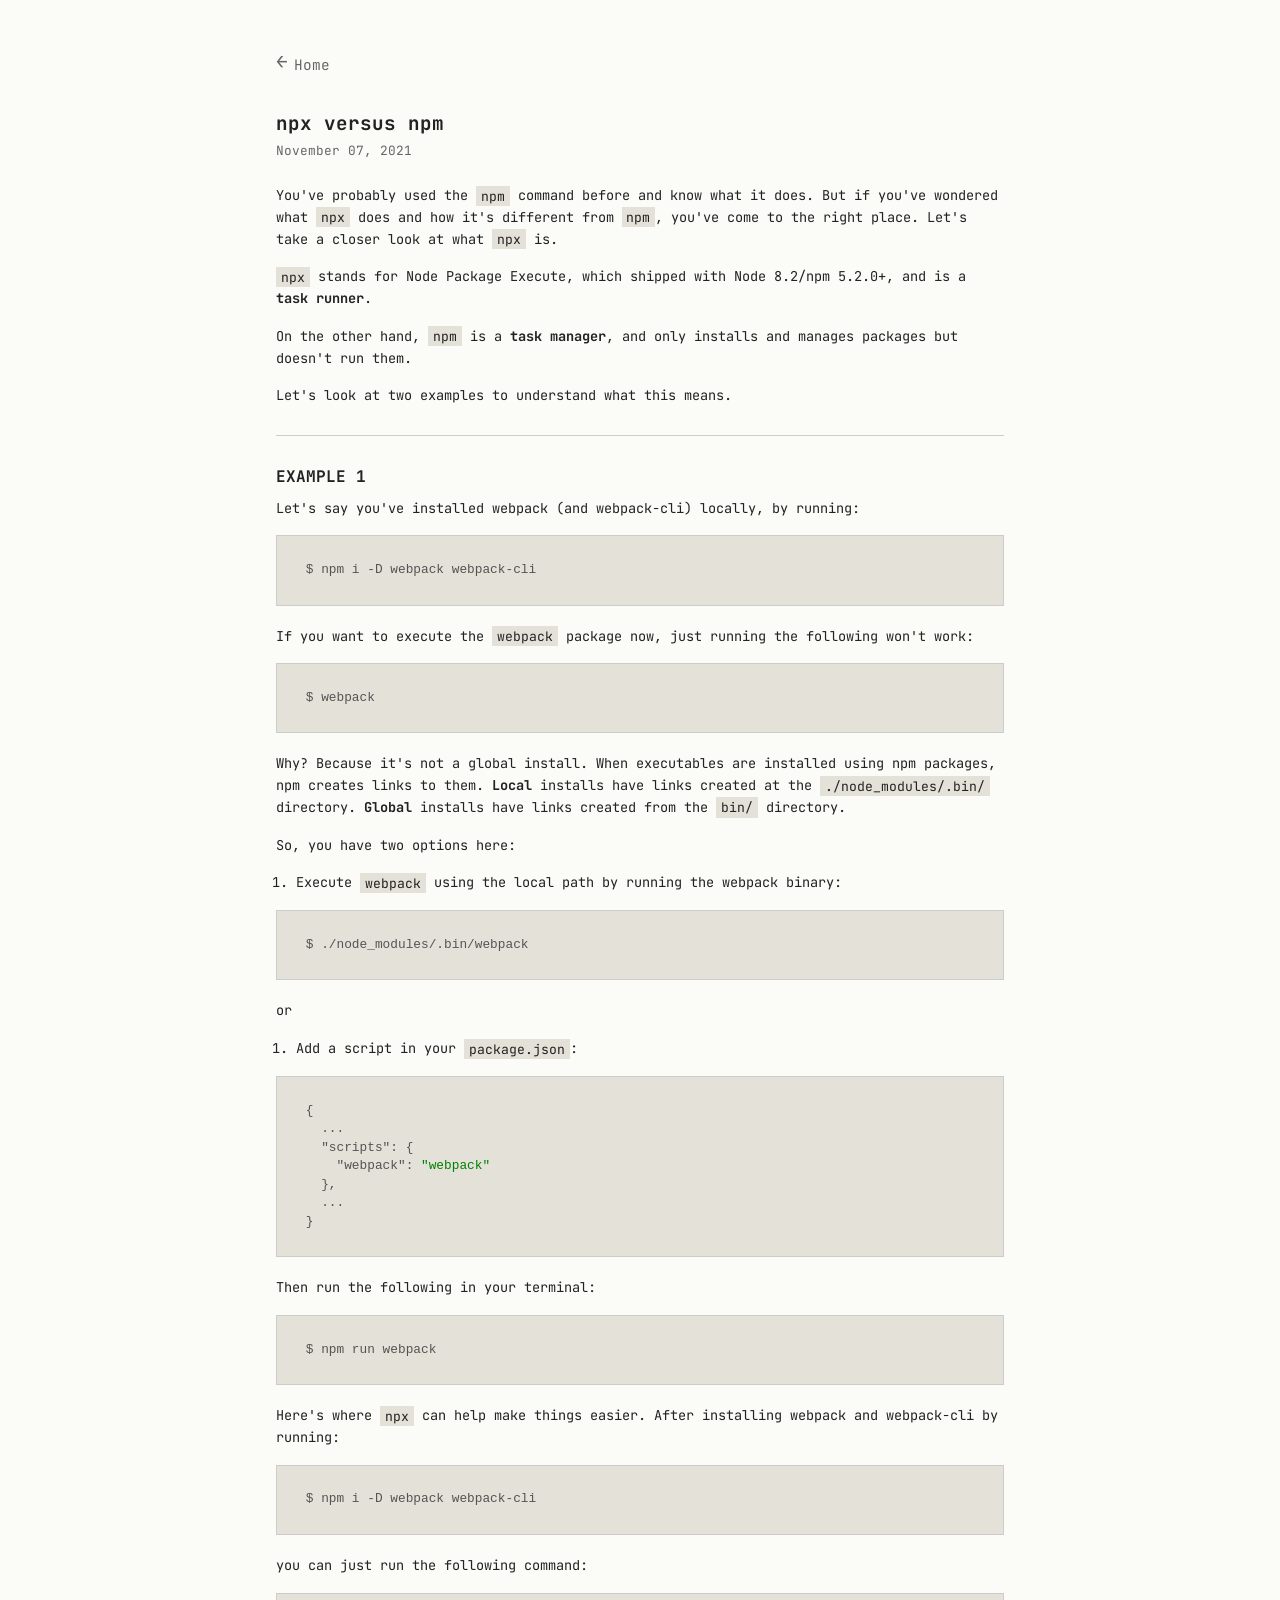
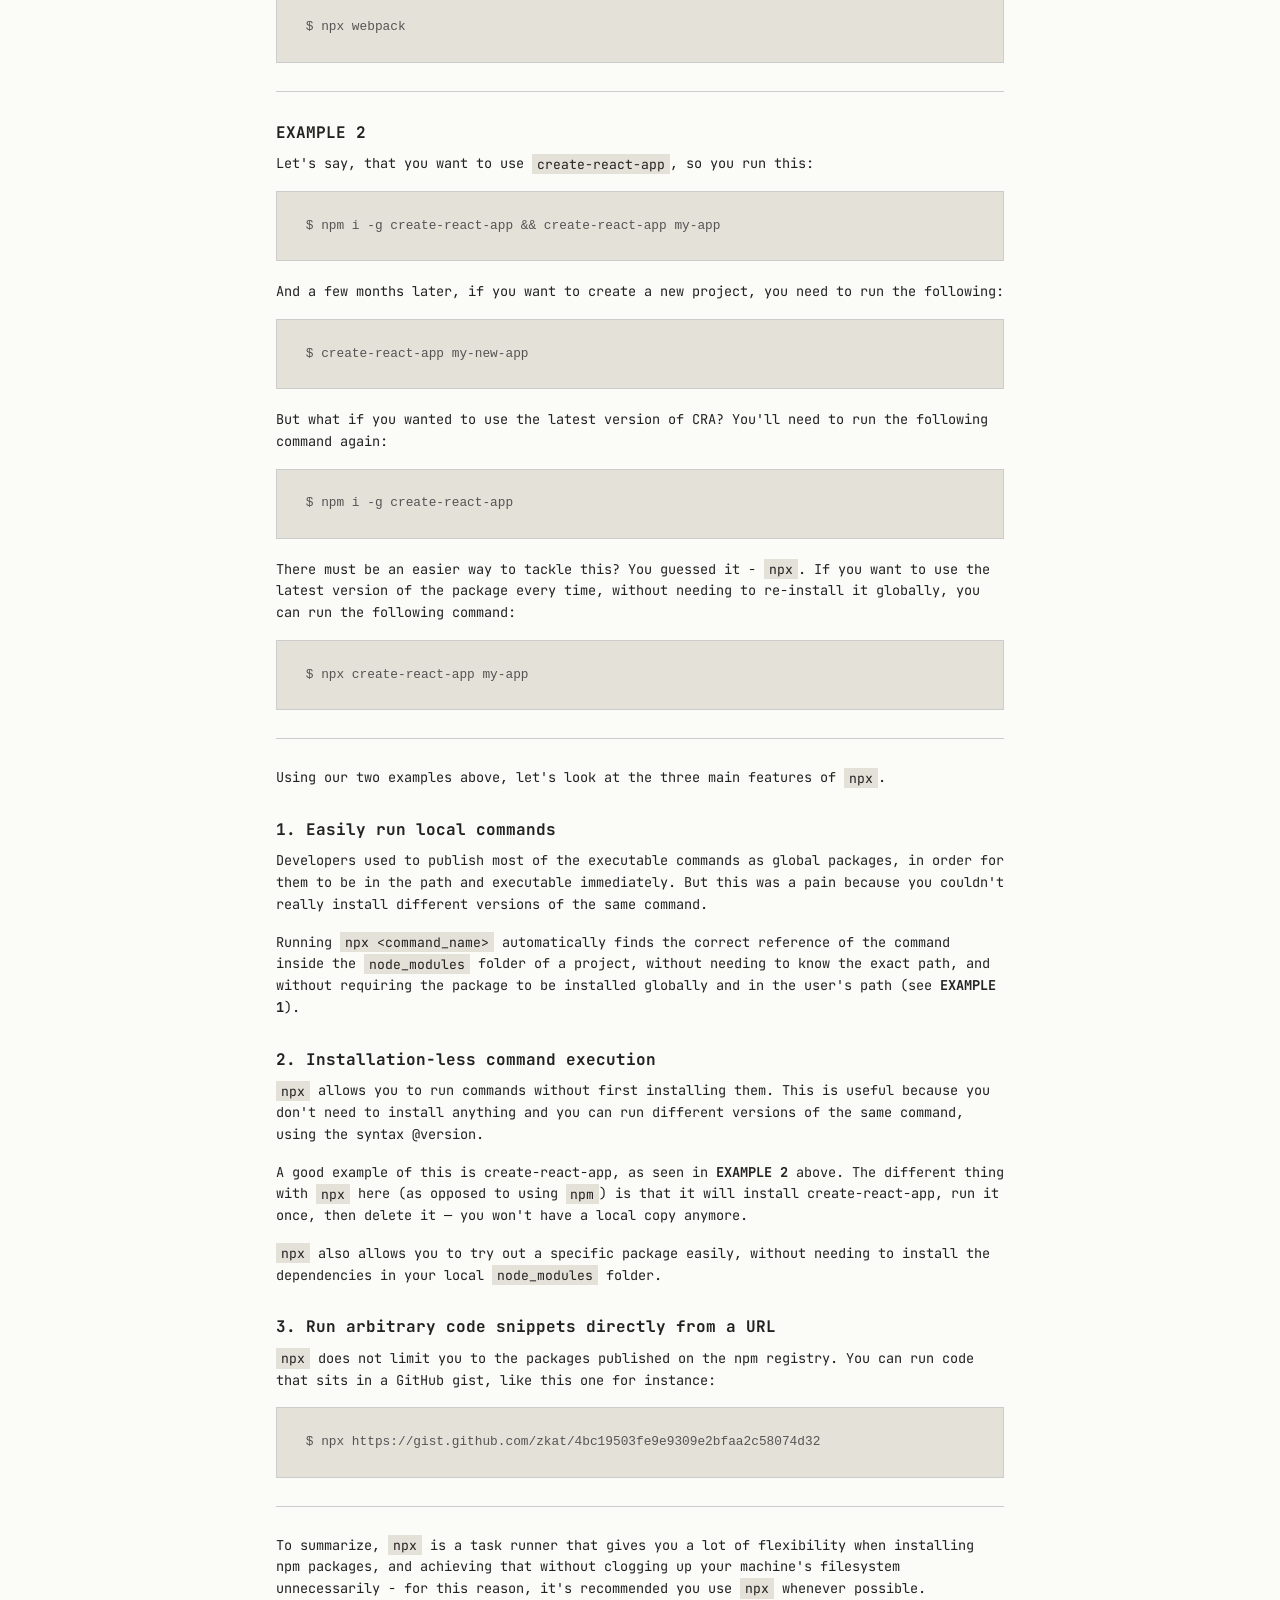
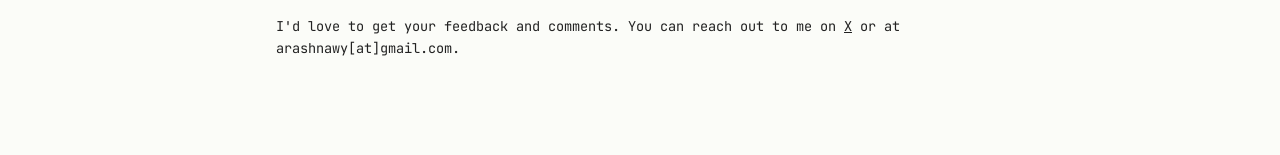
<file: posts/npx-vs-npm/index.html>
<!DOCTYPE html>
<html lang="en">
<head>
  <meta charset="UTF-8">
  <meta name="viewport" content="width=device-width, initial-scale=1.0">
  <title>npx versus npm</title>
  <link rel="preconnect" href="https://fonts.googleapis.com">
  <link rel="preconnect" href="https://fonts.gstatic.com" crossorigin>
  <link href="https://fonts.googleapis.com/css2?family=JetBrains+Mono:wght@400;500;700&display=swap" rel="stylesheet">
  <link rel="stylesheet" href="../../css/style.css">
  <link rel="stylesheet" href="../../css/post.css">
  <link rel="stylesheet" href="../../highlightjs/a11y-light.min.css">
  <script src="../../highlightjs/highlight.min.js"></script>
</head>
<body>
  <div class="container">
    <a href="/" class="back-link">Home</a>

    <article>
      <header class="post-header">
        <h1>npx versus npm</h1>
        <div class="post-date">November 07, 2021</div>
      </header>

      <div class="post-content">
        <p>You&#39;ve probably used the <code>npm</code> command before and know what it does. But if you&#39;ve wondered what <code>npx</code> does and how it&#39;s different from <code>npm</code>, you&#39;ve come to the right place. Let&#39;s take a closer look at what <code>npx</code> is.</p>
        <p><code>npx</code> stands for Node Package Execute, which shipped with Node 8.2/npm 5.2.0+, and is a <strong>task runner</strong>.</p>
        <p>On the other hand, <code>npm</code> is a <strong>task manager</strong>, and only installs and manages packages but doesn&#39;t run them.</p>
        <p>Let&#39;s look at two examples to understand what this means.</p>
        <hr>
        <h2 id="example-1">EXAMPLE 1</h2>
        <p>Let&#39;s say you&#39;ve installed webpack (and webpack-cli) locally, by running:</p>
        <pre><code class="language-sh">$ npm i -D webpack webpack-cli</code></pre>
        <p>If you want to execute the <code>webpack</code> package now, just running the following won&#39;t work:</p>
        <pre><code class="language-sh">$ webpack</code></pre>
        <p>Why? Because it&#39;s not a global install. When executables are installed using npm packages, npm creates links to them. <strong>Local</strong> installs have links created at the <code>./node_modules/.bin/</code> directory. <strong>Global</strong> installs have links created from the <code>bin/</code> directory.</p>
        <p>So, you have two options here:</p>
        <ol>
        <li>Execute <code>webpack</code> using the local path by running the webpack binary:</li>
        </ol>
        <pre><code class="language-sh">$ ./node_modules/.bin/webpack</code></pre>
        <p>or</p>
        <ol>
        <li>Add a script in your <code>package.json</code>:</li>
        </ol>
        <pre><code class="language-json">{
  ...
  "scripts": {
    "webpack": "webpack"
  },
  ...
}</code></pre>
        <p>Then run the following in your terminal:</p>
        <pre><code class="language-sh">$ npm run webpack</span></code></pre>
        <p>Here&#39;s where <code>npx</code> can help make things easier. After installing webpack and webpack-cli by running:</p>
        <pre><code class="language-sh">$ npm i -D webpack webpack-cli</code></pre>
        <p>you can just run the following command:</p>
        <pre><code class="language-sh">$ npx webpack</code></pre>
        <hr>
        <h2 id="example-2">EXAMPLE 2</h2>
        <p>Let&#39;s say, that you want to use <code>create-react-app</code>, so you run this:</p>
        <pre><code class="language-sh">$ npm i -g create-react-app &amp;&amp; create-react-app my-app</code></pre>
        <p>And a few months later, if you want to create a new project, you need to run the following:</p>
        <pre><code class="language-sh">$ create-react-app my-new-app</code></pre>
        <p>But what if you wanted to use the latest version of CRA? You&#39;ll need to run the following command again:</p>
        <pre><code class="language-sh">$ npm i -g create-react-app</code></pre>
        <p>There must be an easier way to tackle this? You guessed it - <code>npx</code>. If you want to use the latest version of the package every time, without needing to re-install it globally, you can run the following command:</p>
        <pre><code class="language-sh">$ npx create-react-app my-app</code></pre>
        <hr>
        <p>Using our two examples above, let&#39;s look at the three main features of <code>npx</code>.</p>
        <h2 id="1-easily-run-local-commands">1. Easily run local commands</h2>
        <p>Developers used to publish most of the executable commands as global packages, in order for them to be in the path and executable immediately. But this was a pain because you couldn&#39;t really install different versions of the same command.</p>
        <p>Running <code>npx &lt;command_name&gt;</code> automatically finds the correct reference of the command inside the <code>node_modules</code> folder of a project, without needing to know the exact path, and without requiring the package to be installed globally and in the user&#39;s path (see <strong>EXAMPLE 1</strong>).</p>
        <h2 id="2-installation-less-command-execution">2. Installation-less command execution</h2>
        <p><code>npx</code> allows you to run commands without first installing them. This is useful because you don&#39;t need to install anything and you can run different versions of the same command, using the syntax @version.</p>
        <p>A good example of this is create-react-app, as seen in <strong>EXAMPLE 2</strong> above. The different thing with <code>npx</code> here (as opposed to using <code>npm</code>) is that it will install create-react-app, run it once, then delete it — you won&#39;t have a local copy anymore.</p>
        <p><code>npx</code> also allows you to try out a specific package easily, without needing to install the dependencies in your local <code>node_modules</code> folder.</p>
        <h2 id="3-run-arbitrary-code-snippets-directly-from-a-url">3. Run arbitrary code snippets directly from a URL</h2>
        <p><code>npx</code> does not limit you to the packages published on the npm registry. You can run code that sits in a GitHub gist, like this one for instance:</p>
        <pre><code class="language-sh">$ npx https://gist.github.com/zkat/4</span>bc19503fe9e9309e2bfaa2c58074d32</code></pre>
        <hr>
        <p>To summarize, <code>npx</code> is a task runner that gives you a lot of flexibility when installing npm packages, and achieving that without clogging up your machine&#39;s filesystem unnecessarily - for this reason, it&#39;s recommended you use <code>npx</code> whenever possible.</p>
        <p>I&#39;d love to get your feedback and comments. You can reach out to me on <a href="https://x.com/arashn_11" target="_blank" rel="noopener">X</a> or at arashnawy[at]gmail.com.</p>
      </div>
    </article>
  </div>

  <script>hljs.highlightAll();</script>
</body>
</html>
</file>
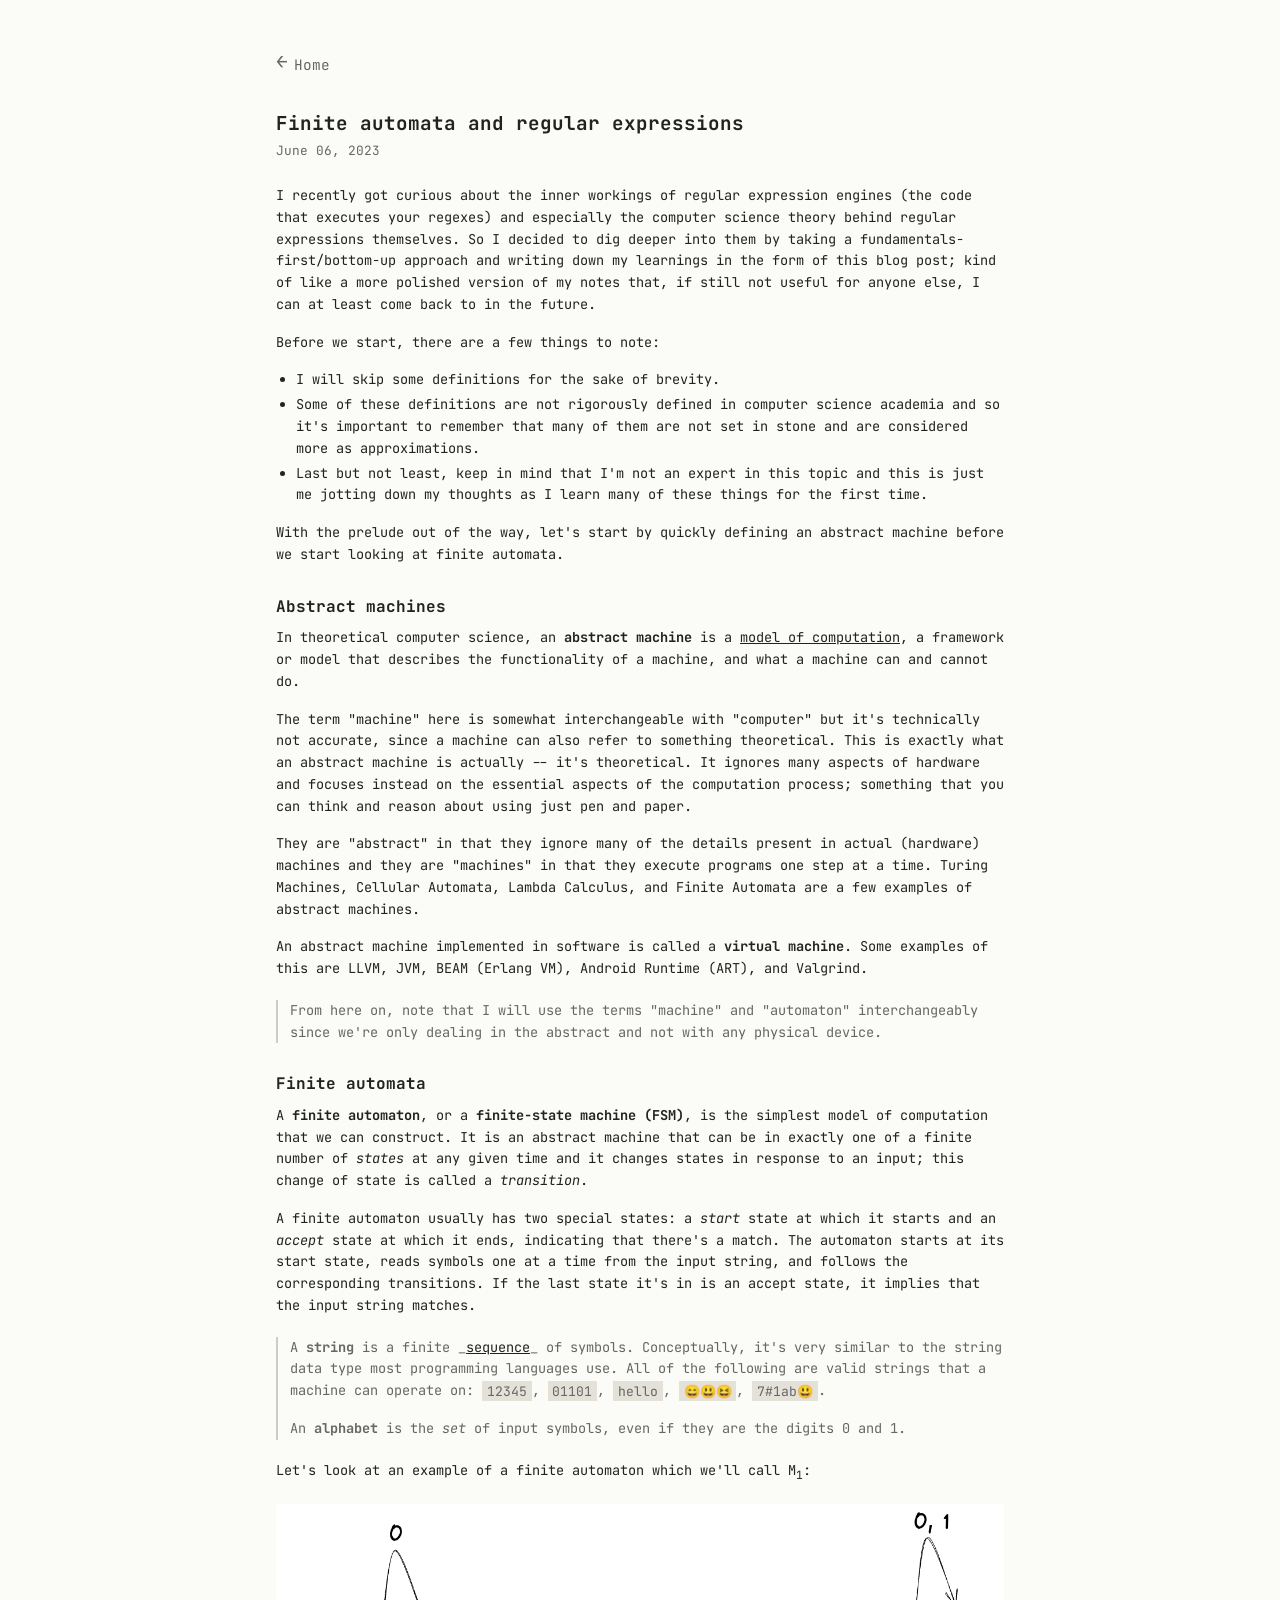
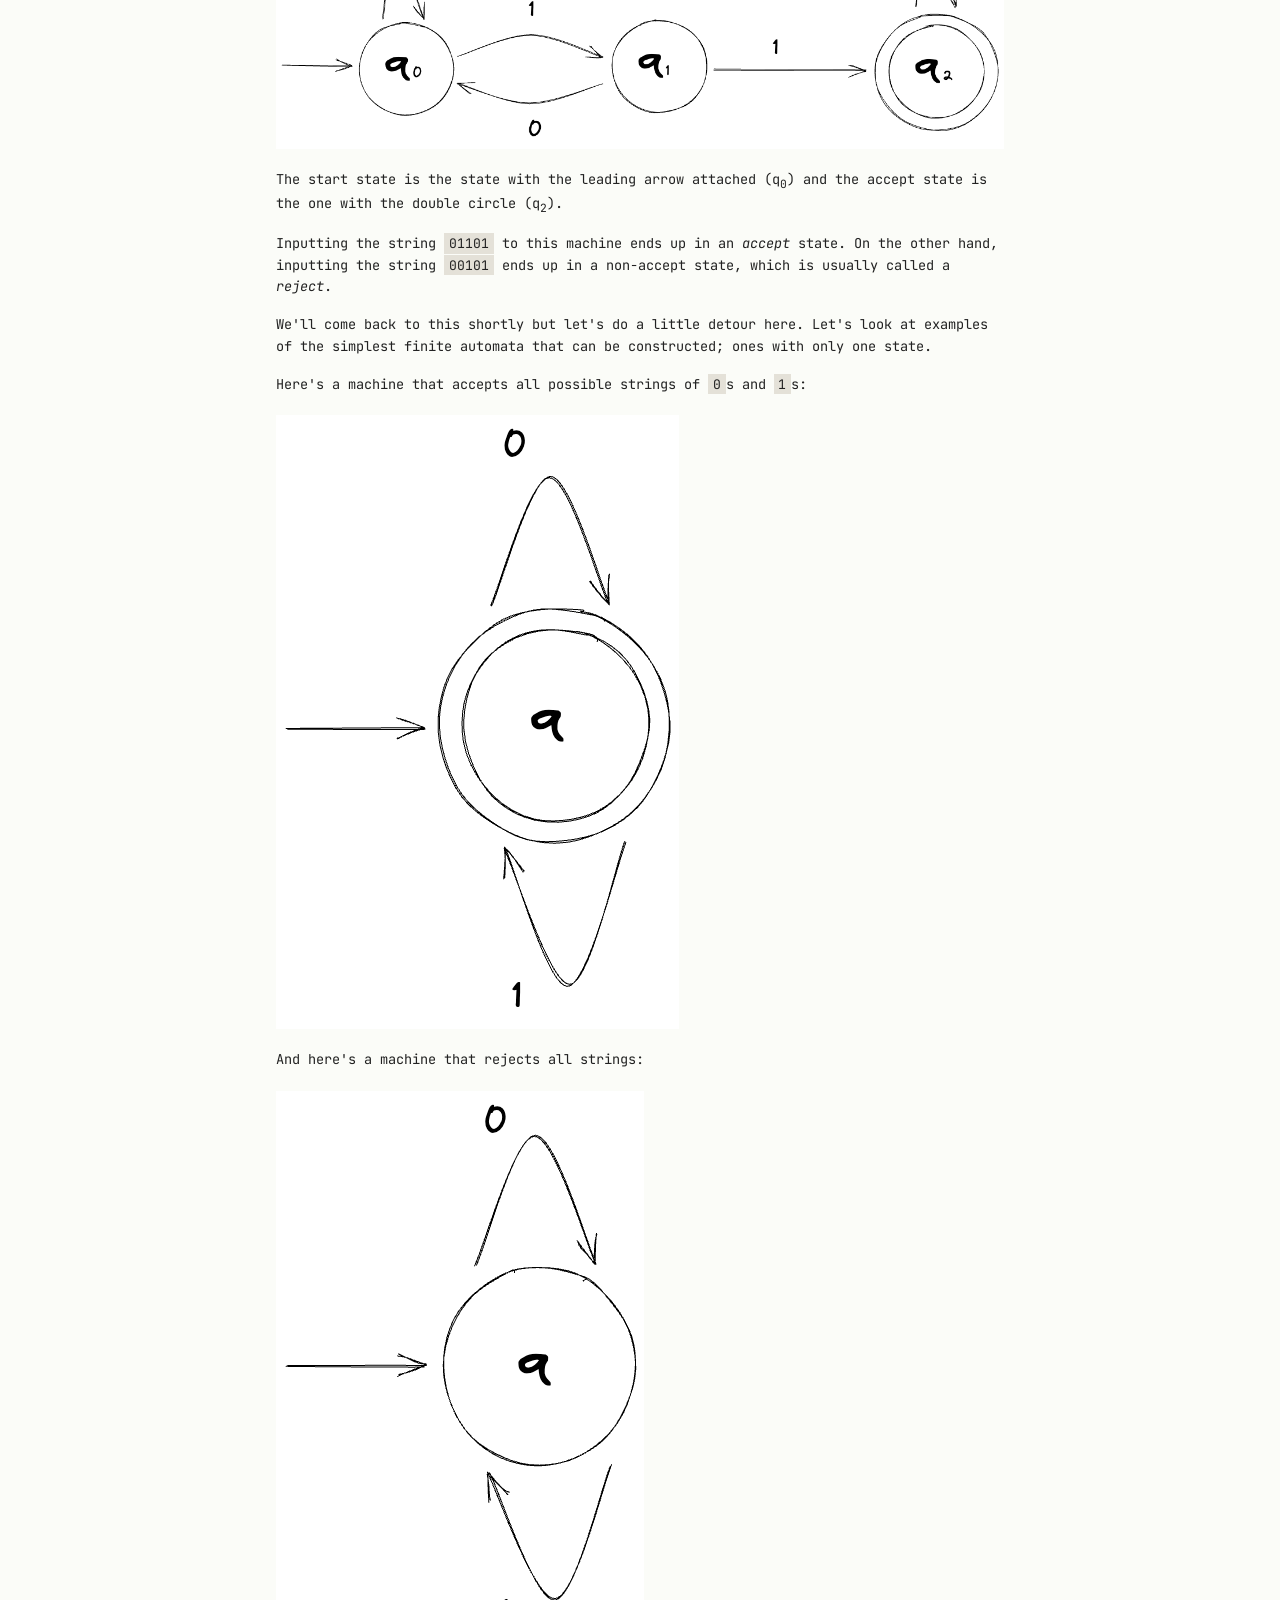
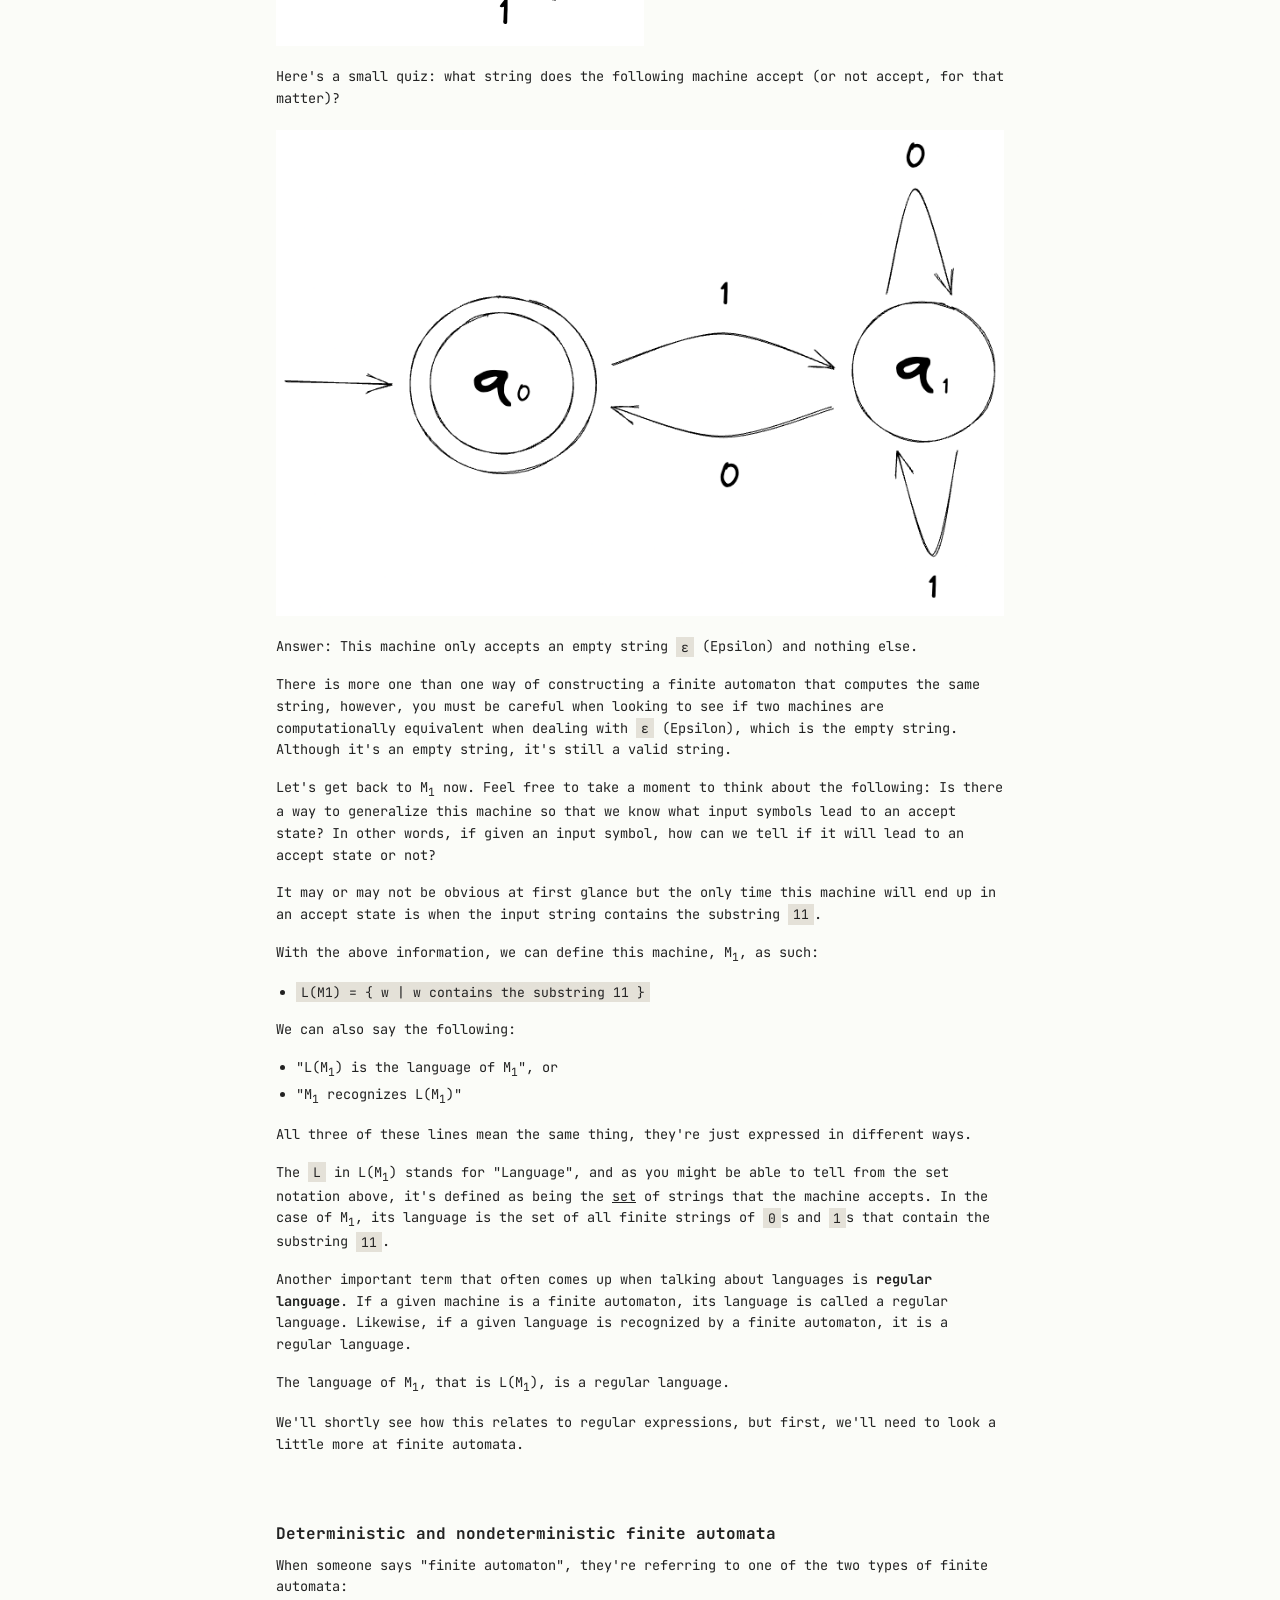
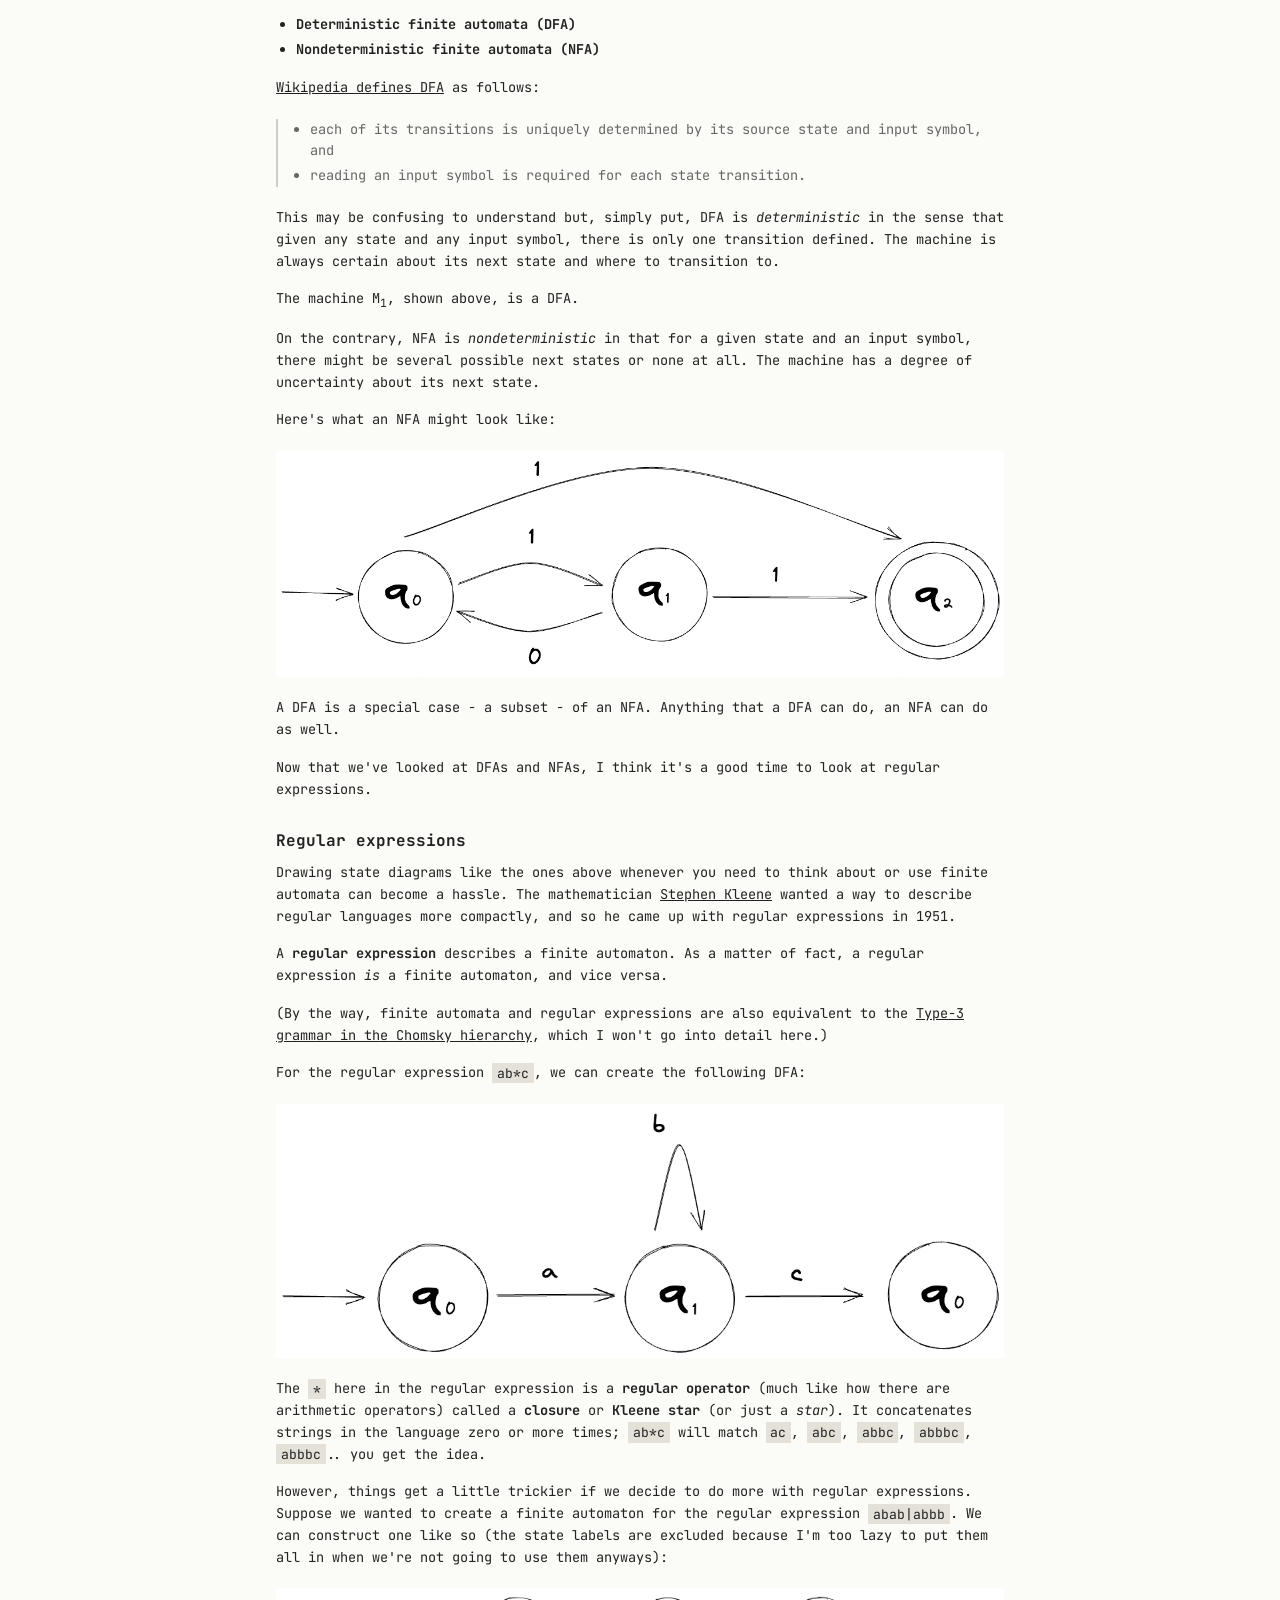
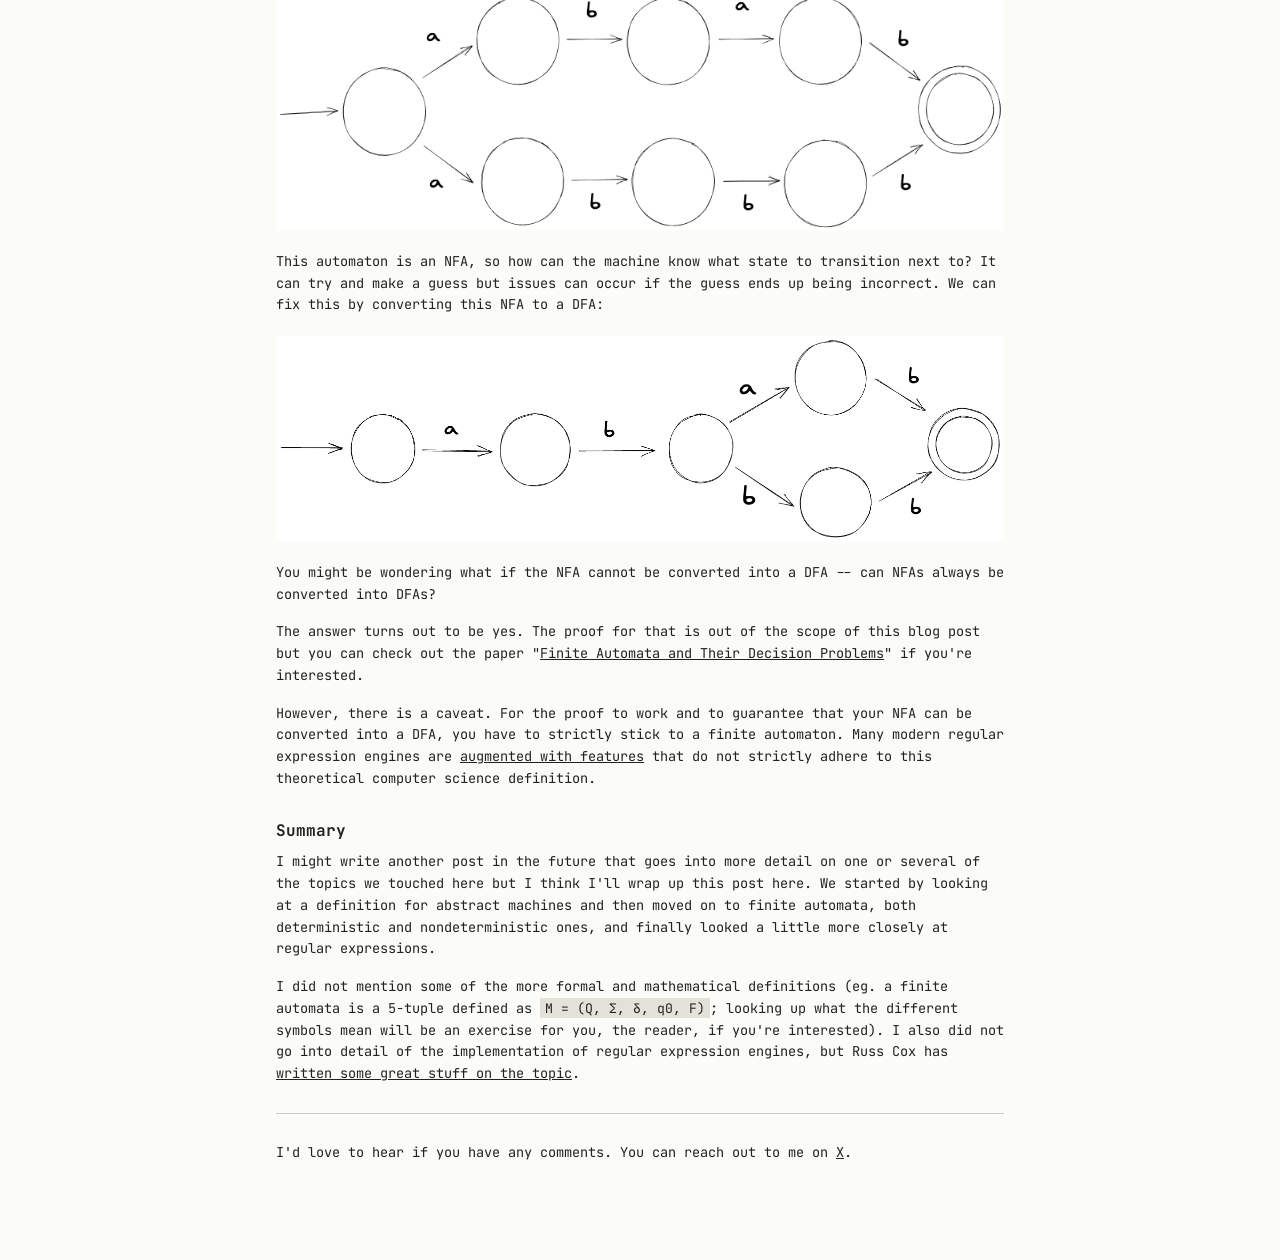
<file: posts/fsm-regex.html>
<!DOCTYPE html>
<html lang="en">
<head>
  <meta charset="UTF-8">
  <meta name="viewport" content="width=device-width, initial-scale=1.0">
  <title>Finite automata and regular expressions</title>
  <link rel="preconnect" href="https://fonts.googleapis.com">
  <link rel="preconnect" href="https://fonts.gstatic.com" crossorigin>
  <link href="https://fonts.googleapis.com/css2?family=JetBrains+Mono:wght@400;500;700&display=swap" rel="stylesheet">
  <link rel="stylesheet" href="../css/style.css">
  <link rel="stylesheet" href="../css/post.css">
</head>
<body>
  <div class="container">
    <a href="/" class="back-link">Home</a>

    <article>
      <header class="post-header">
        <h1>Finite automata and regular expressions</h1>
        <div class="post-date">June 06, 2023</div>
      </header>

      <div class="post-content">
        <p>I recently got curious about the inner workings of regular expression engines (the code that executes your regexes) and especially the computer science theory behind regular expressions themselves. So I decided to dig deeper into them by taking a fundamentals-first/bottom-up approach and writing down my learnings in the form of this blog post; kind of like a more polished version of my notes that, if still not useful for anyone else, I can at least come back to in the future.</p>
        <p>Before we start, there are a few things to note:</p>
        <ul>
        <li>I will skip some definitions for the sake of brevity.</li>
        <li>Some of these definitions are not rigorously defined in computer science academia and so it&#39;s important to remember that many of them are not set in stone and are considered more as approximations.</li>
        <li>Last but not least, keep in mind that I&#39;m not an expert in this topic and this is just me jotting down my thoughts as I learn many of these things for the first time.</li>
        </ul>
        <p>With the prelude out of the way, let&#39;s start by quickly defining an abstract machine before we start looking at finite automata.</p>
        <h2 id="abstract-machines">Abstract machines</h2>
        <p>In theoretical computer science, an <strong>abstract machine</strong> is a <a href="https://en.wikipedia.org/wiki/Model_of_computation" target="_blank" rel="noopener noreferrer">model of computation</a>, a framework or model that describes the functionality of a machine, and what a machine can and cannot do.</p>
        <p>The term &quot;machine&quot; here is somewhat interchangeable with &quot;computer&quot; but it&#39;s technically not accurate, since a machine can also refer to something theoretical. This is exactly what an abstract machine is actually -- it&#39;s theoretical. It ignores many aspects of hardware and focuses instead on the essential aspects of the computation process; something that you can think and reason about using just pen and paper.</p>
        <p>They are &quot;abstract&quot; in that they ignore many of the details present in actual (hardware) machines and they are &quot;machines&quot; in that they execute programs one step at a time. Turing Machines, Cellular Automata, Lambda Calculus, and Finite Automata are a few examples of abstract machines.</p>
        <p>An abstract machine implemented in software is called a <strong>virtual machine</strong>. Some examples of this are LLVM, JVM, BEAM (Erlang VM), Android Runtime (ART), and Valgrind.</p>
        <blockquote>
        <p>From here on, note that I will use the terms &quot;machine&quot; and &quot;automaton&quot; interchangeably since we&#39;re only dealing in the abstract and not with any physical device.</p>
        </blockquote>
        <h2 id="finite-automata">Finite automata</h2>
        <p>A <strong>finite automaton</strong>, or a <strong>finite-state machine (FSM)</strong>, is the simplest model of computation that we can construct. It is an abstract machine that can be in exactly one of a finite number of <em>states</em> at any given time and it changes states in response to an input; this change of state is called a <em>transition</em>.</p>
        <p>A finite automaton usually has two special states: a <em>start</em> state at which it starts and an <em>accept</em> state at which it ends, indicating that there&#39;s a match. The automaton starts at its start state, reads symbols one at a time from the input string, and follows the corresponding transitions. If the last state it&#39;s in is an accept state, it implies that the input string matches.</p>
        <blockquote>
        <p>A <strong>string</strong> is a finite _<a href="https://en.wikipedia.org/wiki/Sequence" target="_blank" rel="noopener noreferrer">sequence</a>_ of symbols.
        Conceptually, it&#39;s very similar to the string data type most programming languages use. All of the following are valid strings that a machine can operate on: <code>12345</code>, <code>01101</code>, <code>hello</code>, <code>😄😃😆</code>, <code>7#1ab😃</code>.</p>
        <p>An <strong>alphabet</strong> is the <em>set</em> of input symbols, even if they are the digits 0 and 1.</p>
        </blockquote>
        <p>Let&#39;s look at an example of a finite automaton which we&#39;ll call M<sub>1</sub>:</p>
        <p><img src="../assets/fsm-regex/m1.png" alt="A diagram of a finite automaton."></p>
        <p>The start state is the state with the leading arrow attached (q<sub>0</sub>) and the accept state is the one with the double circle (q<sub>2</sub>).</p>
        <p>Inputting the string <code>01101</code> to this machine ends up in an <em>accept</em> state. On the other hand, inputting the string <code>00101</code> ends up in a non-accept state, which is usually called a <em>reject</em>.</p>
        <p>We&#39;ll come back to this shortly but let&#39;s do a little detour here. Let&#39;s look at examples of the simplest finite automata that can be constructed; ones with only one state.</p>
        <p>Here&#39;s a machine that accepts all possible strings of <code>0</code>s and <code>1</code>s:</p>
        <p><img src="../assets/fsm-regex/all-strings.png" alt="A diagram of a finite automaton that accepts all strings of 0s and 1s."></p>
        <p>And here&#39;s a machine that rejects all strings:</p>
        <p><img src="../assets/fsm-regex/no-strings.png" alt="A diagram of a finite automaton that rejects all strings."></p>
        <p>Here&#39;s a small quiz: what string does the following machine accept (or not accept, for that matter)?</p>
        <p><img src="../assets/fsm-regex/epsilon-only.png" alt="A diagram of a finite automaton that only accepts empty strings."></p>
        <p>Answer: This machine only accepts an empty string <code>ε</code> (Epsilon) and nothing else.</p>
        <p>There is more one than one way of constructing a finite automaton that computes the same string, however, you must be careful when looking to see if two machines are computationally equivalent when dealing with <code>ε</code> (Epsilon), which is the empty string. Although it&#39;s an empty string, it&#39;s still a valid string.</p>
        <p>Let&#39;s get back to M<sub>1</sub> now. Feel free to take a moment to think about the following: Is there a way to generalize this machine so that we know what input symbols lead to an accept state? In other words, if given an input symbol, how can we tell if it will lead to an accept state or not?</p>
        <p>It may or may not be obvious at first glance but the only time this machine will end up in an accept state is when the input string contains the substring <code>11</code>.</p>
        <p>With the above information, we can define this machine, M<sub>1</sub>, as such:</p>
        <ul>
        <li><code>L(M1) = { w | w contains the substring 11 }</code></li>
        </ul>
        <p>We can also say the following:</p>
        <ul>
        <li>&quot;L(M<sub>1</sub>) is the language of M<sub>1</sub>&quot;, or</li>
        <li>&quot;M<sub>1</sub> recognizes L(M<sub>1</sub>)&quot;</li>
        </ul>
        <p>All three of these lines mean the same thing, they&#39;re just expressed in different ways.</p>
        <p>The <code>L</code> in L(M<sub>1</sub>) stands for &quot;Language&quot;, and as you might be able to tell from the set notation above, it&#39;s defined as being the <a href="https://en.wikipedia.org/wiki/Set_(mathematics)" target="_blank" rel="noopener noreferrer">set</a> of strings that the machine accepts. In the case of M<sub>1</sub>, its language is the set of all finite strings of <code>0</code>s and <code>1</code>s that contain the substring <code>11</code>.</p>
        <p>Another important term that often comes up when talking about languages is <strong>regular language</strong>. If a given machine is a finite automaton, its language is called a regular language. Likewise, if a given language is recognized by a finite automaton, it is a regular language.</p>
        <p>The language of M<sub>1</sub>, that is L(M<sub>1</sub>), is a regular language.</p>
        <p>We&#39;ll shortly see how this relates to regular expressions, but first, we&#39;ll need to look a little more at finite automata.</p>
        <p><br /></p>
        <h2 id="deterministic-and-nondeterministic-finite-automata">Deterministic and nondeterministic finite automata</h2>
        <p>When someone says &quot;finite automaton&quot;, they&#39;re referring to one of the two types of finite automata:</p>
        <ul>
        <li><strong>Deterministic finite automata (DFA)</strong></li>
        <li><strong>Nondeterministic finite automata (NFA)</strong></li>
        </ul>
        <p><a href="https://en.wikipedia.org/wiki/Nondeterministic_finite_automaton" target="_blank" rel="noopener noreferrer">Wikipedia defines DFA</a> as follows:</p>
        <blockquote>
        <ul>
        <li>each of its transitions is uniquely determined by its source state and input symbol, and</li>
        <li>reading an input symbol is required for each state transition.</li>
        </ul>
        </blockquote>
        <p>This may be confusing to understand but, simply put, DFA is <em>deterministic</em> in the sense that given any state and any input symbol, there is only one transition defined. The machine is always certain about its next state and where to transition to.</p>
        <p>The machine M<sub>1</sub>, shown above, is a DFA.</p>
        <p>On the contrary, NFA is <em>nondeterministic</em> in that for a given state and an input symbol, there might be several possible next states or none at all. The machine has a degree of uncertainty about its next state.</p>
        <p>Here&#39;s what an NFA might look like:</p>
        <p><img src="../assets/fsm-regex/nfa.png" alt="A diagram of an NFA"></p>
        <p>A DFA is a special case - a subset - of an NFA. Anything that a DFA can do, an NFA can do as well.</p>
        <p>Now that we&#39;ve looked at DFAs and NFAs, I think it&#39;s a good time to look at regular expressions.</p>
        <h2 id="regular-expressions">Regular expressions</h2>
        <p>Drawing state diagrams like the ones above whenever you need to think about or use finite automata can become a hassle. The mathematician <a href="https://en.wikipedia.org/wiki/Stephen_Cole_Kleene" target="_blank" rel="noopener noreferrer">Stephen Kleene</a> wanted a way to describe regular languages more compactly, and so he came up with regular expressions in 1951.</p>
        <p>A <strong>regular expression</strong> describes a finite automaton. As a matter of fact, a regular expression <em>is</em> a finite automaton, and vice versa.</p>
        <p>(By the way, finite automata and regular expressions are also equivalent to the <a href="https://en.wikipedia.org/wiki/Chomsky_hierarchy#The_hierarchy" target="_blank" rel="noopener noreferrer">Type-3 grammar in the Chomsky hierarchy</a>, which I won&#39;t go into detail here.)</p>
        <p>For the regular expression <code>ab*c</code>, we can create the following DFA:</p>
        <p><img src="../assets/fsm-regex/abc-fsm.png" alt="A diagram of a DFA for the regex ab*c"></p>
        <p>The <code>*</code> here in the regular expression is a <strong>regular operator</strong> (much like how there are arithmetic operators) called a <strong>closure</strong> or <strong>Kleene star</strong> (or just a <em>star</em>). It concatenates strings in the language zero or more times; <code>ab*c</code> will match <code>ac</code>, <code>abc</code>, <code>abbc</code>, <code>abbbc</code>, <code>abbbc</code>.. you get the idea.</p>
        <p>However, things get a little trickier if we decide to do more with regular expressions. Suppose we wanted to create a finite automaton for the regular expression <code>abab|abbb</code>. We can construct one like so (the state labels are excluded because I&#39;m too lazy to put them all in when we&#39;re not going to use them anyways):</p>
        <p><img src="../assets/fsm-regex/abab-abbb-nfa.png" alt="A diagram of a NFA for the regex abab|abbb"></p>
        <p>This automaton is an NFA, so how can the machine know what state to transition next to? It can try and make a guess but issues can occur if the guess ends up being incorrect. We can fix this by converting this NFA to a DFA:</p>
        <p><img src="../assets/fsm-regex/abab-abbb-dfa.png" alt="A diagram of a DFA for the regex abab|abbb"></p>
        <p>You might be wondering what if the NFA cannot be converted into a DFA -- can NFAs always be converted into DFAs?</p>
        <p>The answer turns out to be yes. The proof for that is out of the scope of this blog post but you can check out the paper &quot;<a href="https://ieeexplore.ieee.org/document/5392601" target="_blank" rel="noopener noreferrer">Finite Automata and Their Decision Problems</a>&quot; if you&#39;re interested.</p>
        <p>However, there is a caveat. For the proof to work and to guarantee that your NFA can be converted into a DFA, you have to strictly stick to a finite automaton. Many modern regular expression engines are <a href="https://en.wikipedia.org/wiki/Regular_expression#Patterns_for_non-regular_languages" target="_blank" rel="noopener noreferrer">augmented with features</a> that do not strictly adhere to this theoretical computer science definition.</p>
        <h2 id="summary">Summary</h2>
        <p>I might write another post in the future that goes into more detail on one or several of the topics we touched here but I think I&#39;ll wrap up this post here. We started by looking at a definition for abstract machines and then moved on to finite automata, both deterministic and nondeterministic ones, and finally looked a little more closely at regular expressions.</p>
        <p>I did not mention some of the more formal and mathematical definitions (eg. a finite automata is a 5-tuple defined as <code>M = (Q, Σ, δ, q0, F)</code>; looking up what the different symbols mean will be an exercise for you, the reader, if you&#39;re interested). I also did not go into detail of the implementation of regular expression engines, but Russ Cox has <a href="https://swtch.com/~rsc/regexp/" target="_blank" rel="noopener noreferrer">written some great stuff on the topic</a>.</p>
        <hr>
        <p>I&#39;d love to hear if you have any comments. You can reach out to me on <a href="https://x.com/arashn_11" target="_blank" rel="noopener">X</a>.</p>
      </div>
    </article>
  </div>
</body>
</html>
</file>
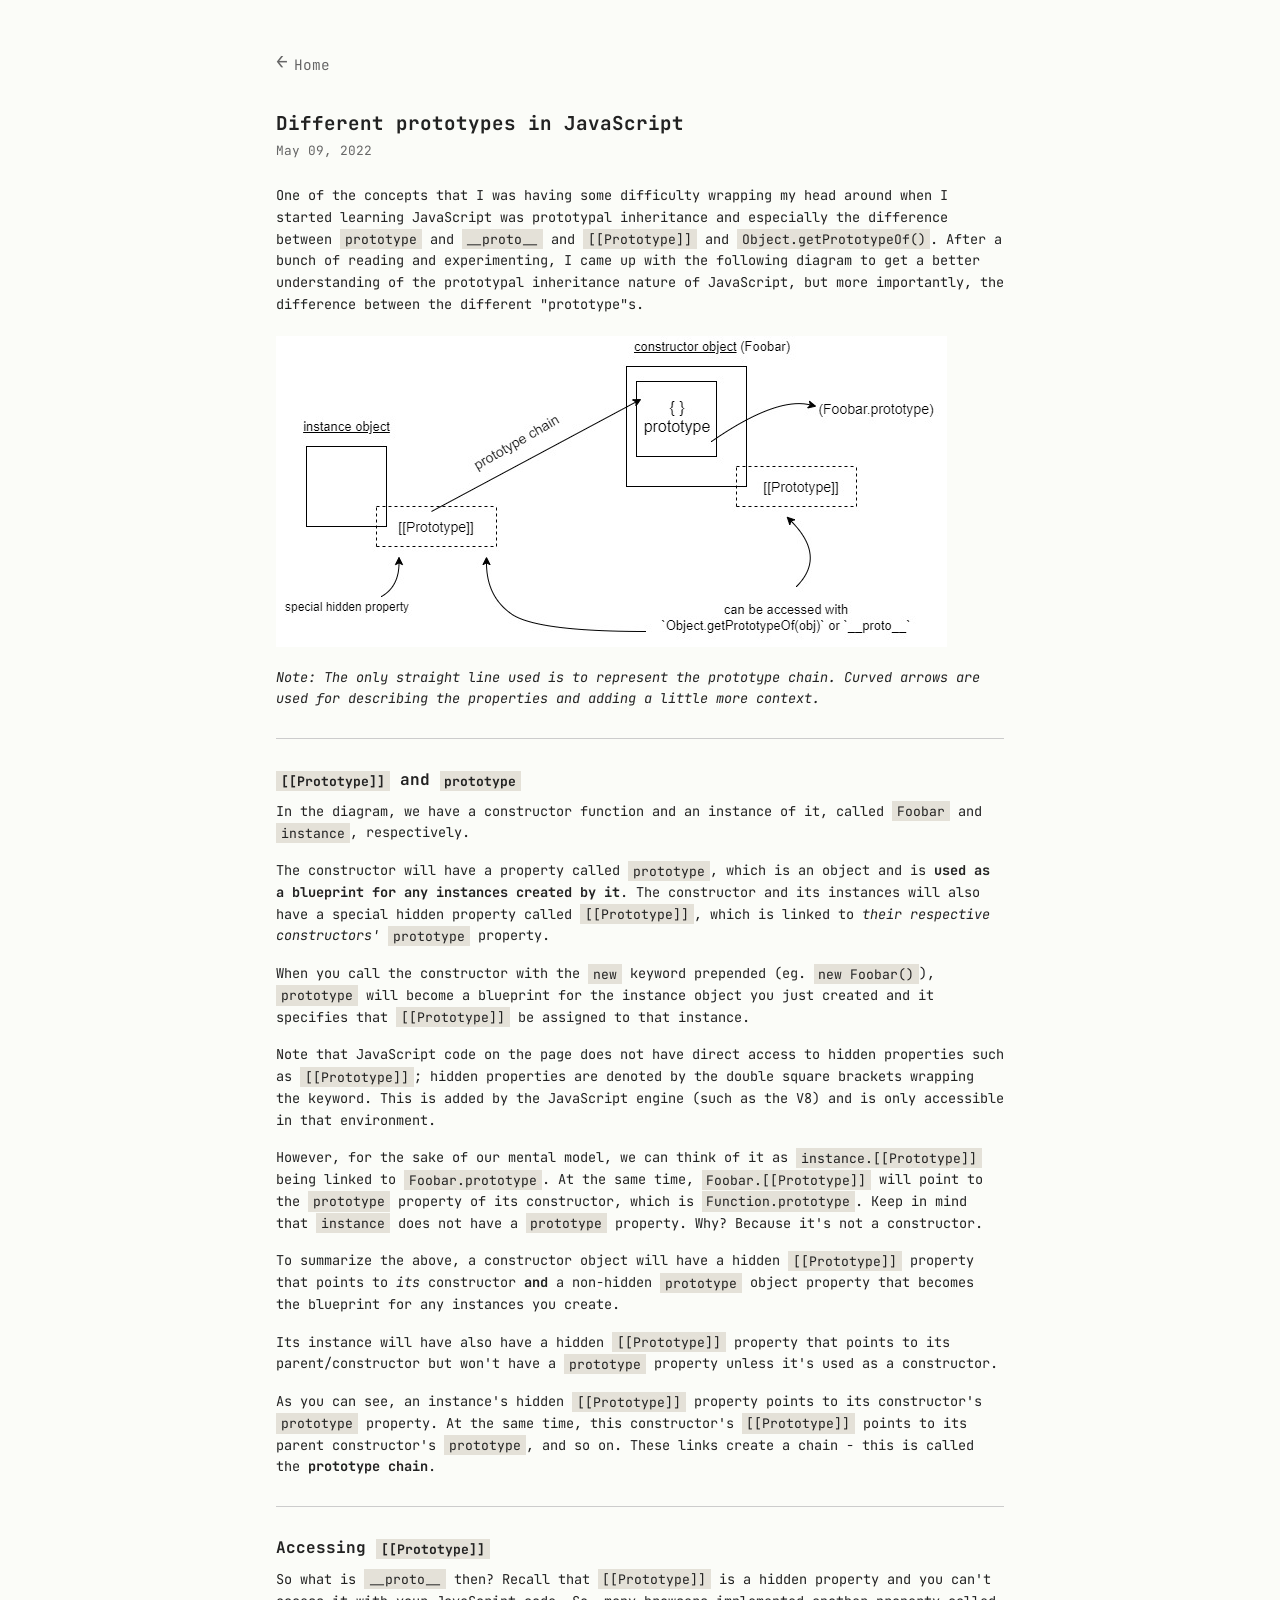
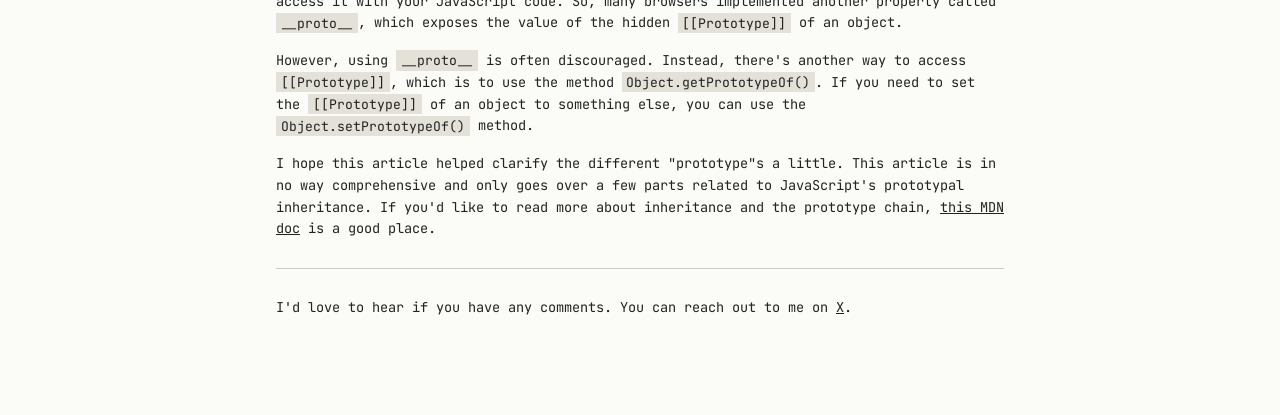
<file: posts/js-prototypes.html>
<!DOCTYPE html>
<html lang="en">
<head>
  <meta charset="UTF-8">
  <meta name="viewport" content="width=device-width, initial-scale=1.0">
  <title>Different prototypes in JavaScript</title>
  <link rel="preconnect" href="https://fonts.googleapis.com">
  <link rel="preconnect" href="https://fonts.gstatic.com" crossorigin>
  <link href="https://fonts.googleapis.com/css2?family=JetBrains+Mono:wght@400;500;700&display=swap" rel="stylesheet">
  <link rel="stylesheet" href="../css/style.css">
  <link rel="stylesheet" href="../css/post.css">
</head>
<body>
  <div class="container">
    <a href="/" class="back-link">Home</a>

    <article>
      <header class="post-header">
        <h1>Different prototypes in JavaScript</h1>
        <div class="post-date">May 09, 2022</div>
      </header>

      <div class="post-content">
        <p>One of the concepts that I was having some difficulty wrapping my head around when I started learning JavaScript was prototypal inheritance and especially the difference between <code>prototype</code> and <code>__proto__</code> and <code>[[Prototype]]</code> and <code>Object.getPrototypeOf()</code>. After a bunch of reading and experimenting, I came up with the following diagram to get a better understanding of the prototypal inheritance nature of JavaScript, but more importantly, the difference between the different &quot;prototype&quot;s.</p>
        <p><img src="../assets/js-prototypes/prototype.png" alt="A diagram representing the prototype inheritance in a simple form."></p>
        <p><em>Note: The only straight line used is to represent the prototype chain. Curved arrows are used for describing the properties and adding a little more context.</em></p>
        <hr>
        <h2 id="-prototype-and-prototype-"><code>[[Prototype]]</code> and <code>prototype</code></h2>
        <p>In the diagram, we have a constructor function and an instance of it, called <code>Foobar</code> and <code>instance</code>, respectively.</p>
        <p>The constructor will have a property called <code>prototype</code>, which is an object and is <strong>used as a blueprint for any instances created by it</strong>. The constructor and its instances will also have a special hidden property called <code>[[Prototype]]</code>, which is linked to <em>their respective constructors&#39;</em> <code>prototype</code> property.</p>
        <p>When you call the constructor with the <code>new</code> keyword prepended (eg. <code>new Foobar()</code>), <code>prototype</code> will become a blueprint for the instance object you just created and it specifies that <code>[[Prototype]]</code> be assigned to that instance.</p>
        <p>Note that JavaScript code on the page does not have direct access to hidden properties such as <code>[[Prototype]]</code>; hidden properties are denoted by the double square brackets wrapping the keyword. This is added by the JavaScript engine (such as the V8) and is only accessible in that environment.</p>
        <p>However, for the sake of our mental model, we can think of it as <code>instance.[[Prototype]]</code> being linked to <code>Foobar.prototype</code>. At the same time, <code>Foobar.[[Prototype]]</code> will point to the <code>prototype</code> property of its constructor, which is <code>Function.prototype</code>. Keep in mind that <code>instance</code> does not have a <code>prototype</code> property. Why? Because it&#39;s not a constructor.</p>
        <p>To summarize the above, a constructor object will have a hidden <code>[[Prototype]]</code> property that points to <em>its</em> constructor <strong>and</strong> a non-hidden <code>prototype</code> object property that becomes the blueprint for any instances you create.</p>
        <p>Its instance will have also have a hidden <code>[[Prototype]]</code> property that points to its parent/constructor but won&#39;t have a <code>prototype</code> property unless it&#39;s used as a constructor.</p>
        <p>As you can see, an instance&#39;s hidden <code>[[Prototype]]</code> property points to its constructor&#39;s <code>prototype</code> property. At the same time, this constructor&#39;s <code>[[Prototype]]</code> points to its parent constructor&#39;s <code>prototype</code>, and so on. These links create a chain - this is called the <strong>prototype chain</strong>.</p>
        <hr>
        <h2 id="accessing-prototype-">Accessing <code>[[Prototype]]</code></h2>
        <p>So what is <code>__proto__</code> then? Recall that <code>[[Prototype]]</code> is a hidden property and you can&#39;t access it with your JavaScript code. So, many browsers implemented another property called <code>__proto__</code>, which exposes the value of the hidden <code>[[Prototype]]</code> of an object.</p>
        <p>However, using <code>__proto__</code> is often discouraged. Instead, there&#39;s another way to access <code>[[Prototype]]</code>, which is to use the method <code>Object.getPrototypeOf()</code>. If you need to set the <code>[[Prototype]]</code> of an object to something else, you can use the <code>Object.setPrototypeOf()</code> method.</p>
        <p>I hope this article helped clarify the different &quot;prototype&quot;s a little. This article is in no way comprehensive and only goes over a few parts related to JavaScript&#39;s prototypal inheritance. If you&#39;d like to read more about inheritance and the prototype chain, <a href="https://developer.mozilla.org/en-US/docs/Web/JavaScript/Inheritance_and_the_prototype_chain" target="_blank" rel="noopener noreferrer">this MDN doc</a> is a good place.</p>
        <hr>
        <p>I&#39;d love to hear if you have any comments. You can reach out to me on <a href="https://x.com/arashn_11" target="_blank" rel="noopener">X</a>.</p>
      </div>
    </article>
  </div>
</body>
</html>
</file>
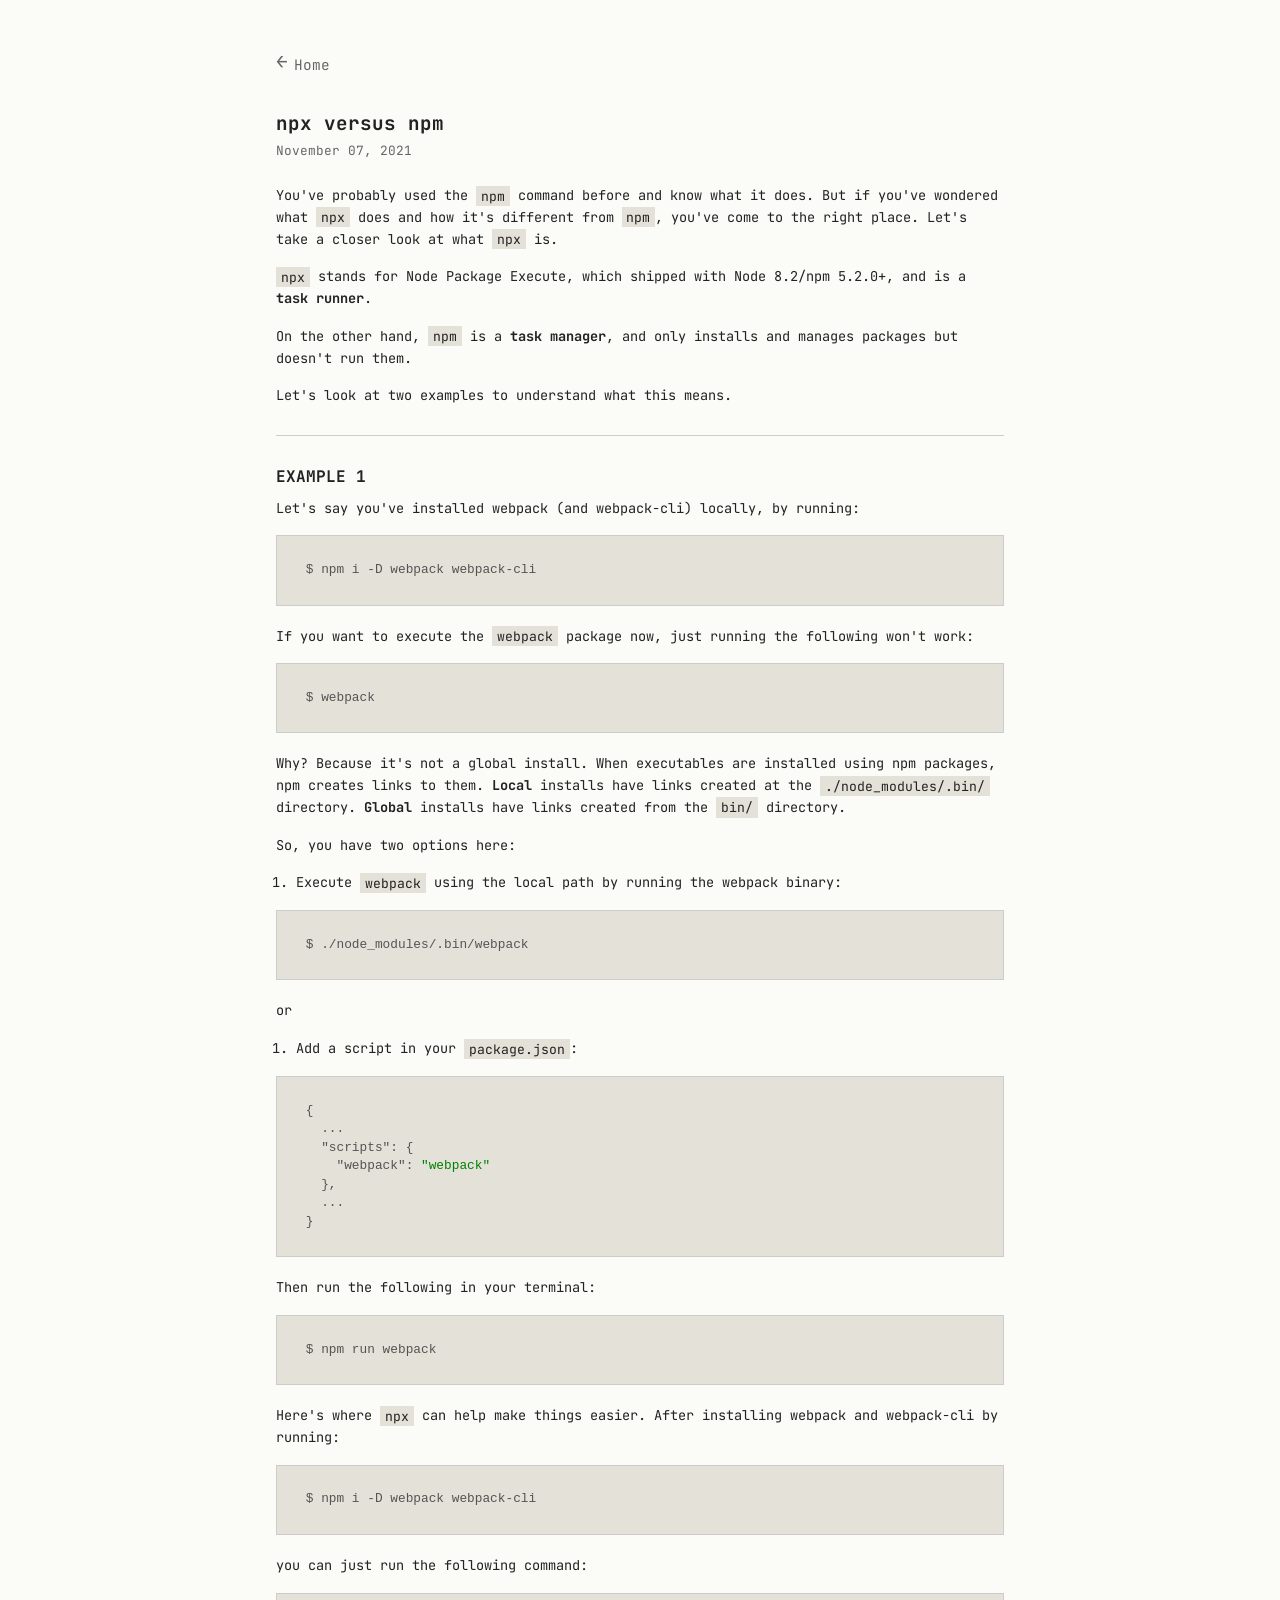
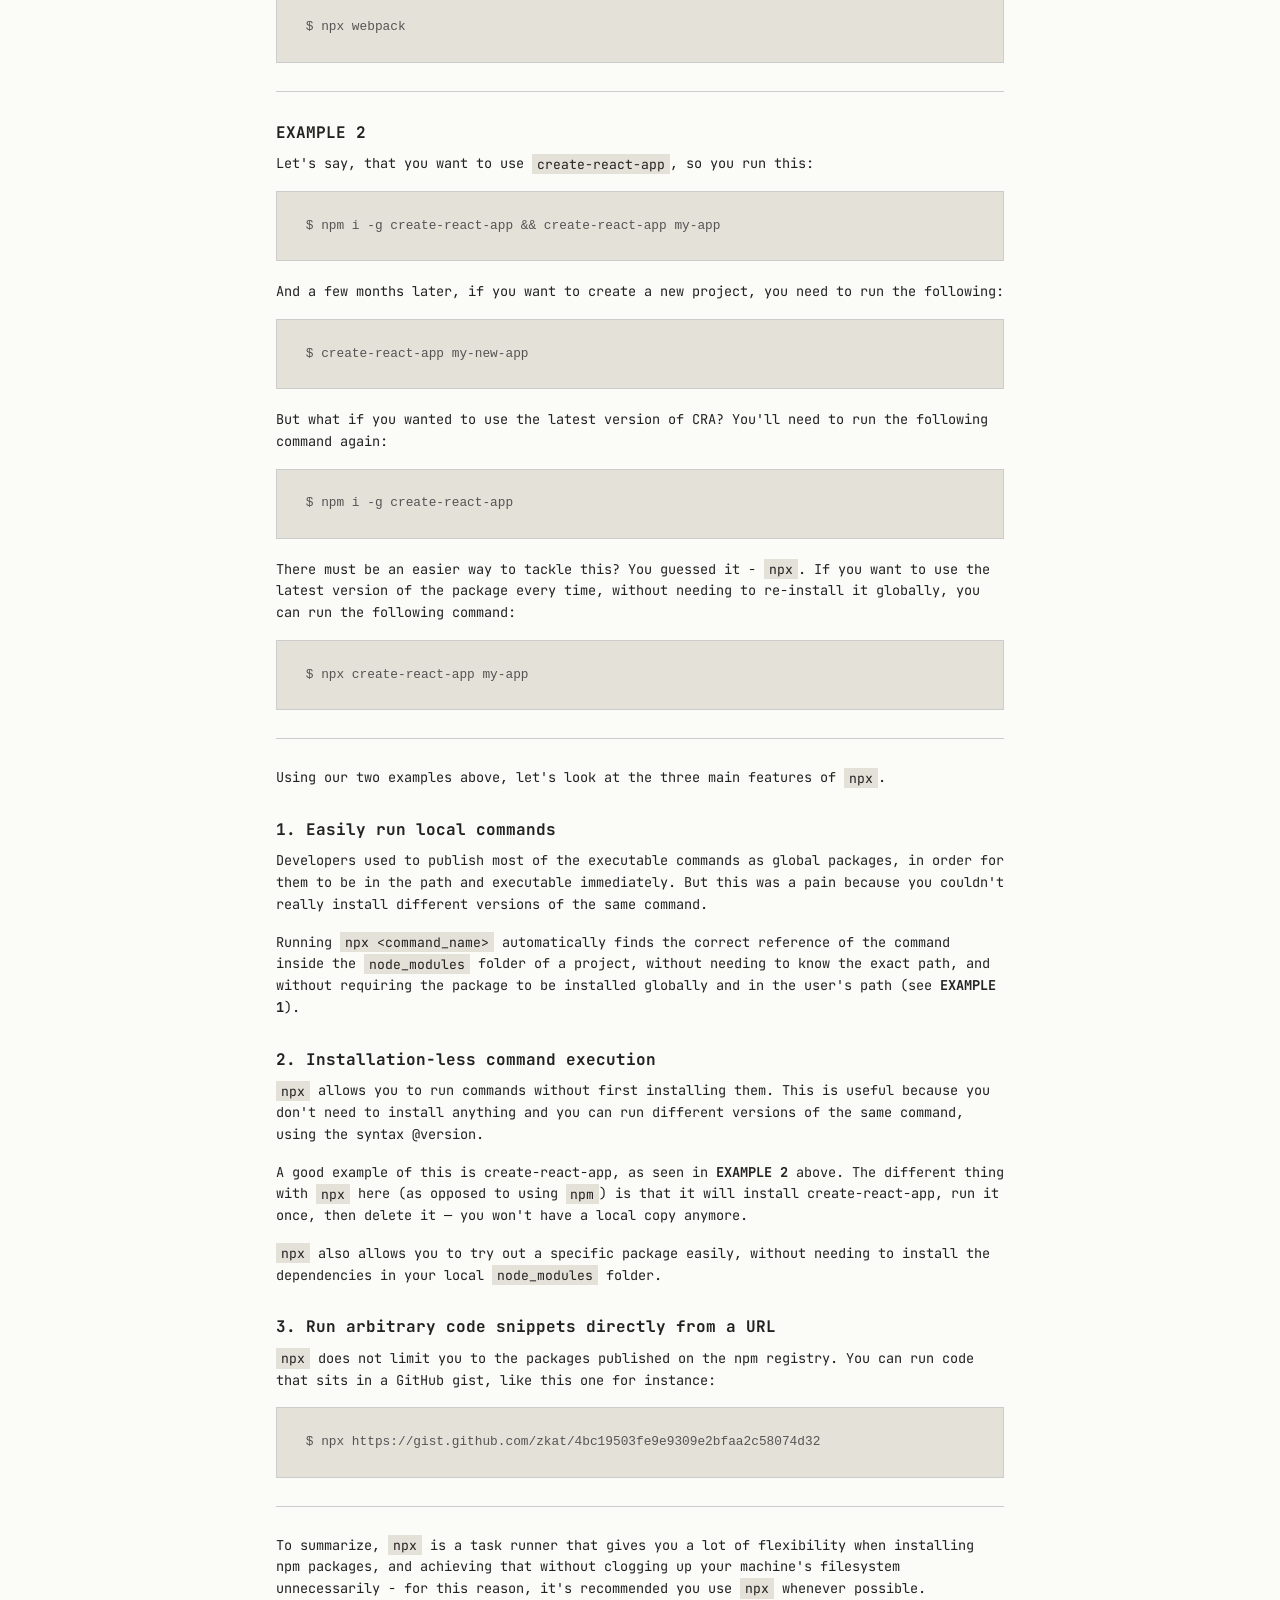
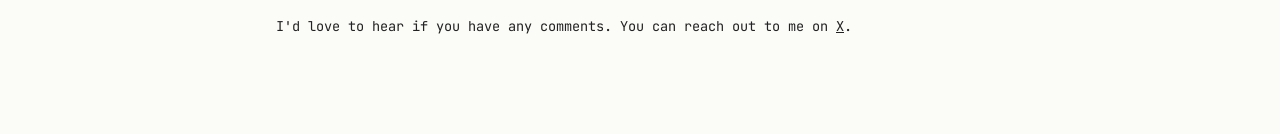
<file: posts/npx-vs-npm.html>
<!DOCTYPE html>
<html lang="en">
<head>
  <meta charset="UTF-8">
  <meta name="viewport" content="width=device-width, initial-scale=1.0">
  <title>npx versus npm</title>
  <link rel="preconnect" href="https://fonts.googleapis.com">
  <link rel="preconnect" href="https://fonts.gstatic.com" crossorigin>
  <link href="https://fonts.googleapis.com/css2?family=JetBrains+Mono:wght@400;500;700&display=swap" rel="stylesheet">
  <link rel="stylesheet" href="../css/style.css">
  <link rel="stylesheet" href="../css/post.css">
  <link rel="stylesheet" href="../highlightjs/a11y-light.min.css">
  <script src="../highlightjs/highlight.min.js"></script>
</head>
<body>
  <div class="container">
    <a href="/" class="back-link">Home</a>

    <article>
      <header class="post-header">
        <h1>npx versus npm</h1>
        <div class="post-date">November 07, 2021</div>
      </header>

      <div class="post-content">
        <p>You&#39;ve probably used the <code>npm</code> command before and know what it does. But if you&#39;ve wondered what <code>npx</code> does and how it&#39;s different from <code>npm</code>, you&#39;ve come to the right place. Let&#39;s take a closer look at what <code>npx</code> is.</p>
        <p><code>npx</code> stands for Node Package Execute, which shipped with Node 8.2/npm 5.2.0+, and is a <strong>task runner</strong>.</p>
        <p>On the other hand, <code>npm</code> is a <strong>task manager</strong>, and only installs and manages packages but doesn&#39;t run them.</p>
        <p>Let&#39;s look at two examples to understand what this means.</p>
        <hr>
        <h2 id="example-1">EXAMPLE 1</h2>
        <p>Let&#39;s say you&#39;ve installed webpack (and webpack-cli) locally, by running:</p>
        <pre><code class="language-sh">$ npm i -D webpack webpack-cli</code></pre>
        <p>If you want to execute the <code>webpack</code> package now, just running the following won&#39;t work:</p>
        <pre><code class="language-sh">$ webpack</code></pre>
        <p>Why? Because it&#39;s not a global install. When executables are installed using npm packages, npm creates links to them. <strong>Local</strong> installs have links created at the <code>./node_modules/.bin/</code> directory. <strong>Global</strong> installs have links created from the <code>bin/</code> directory.</p>
        <p>So, you have two options here:</p>
        <ol>
        <li>Execute <code>webpack</code> using the local path by running the webpack binary:</li>
        </ol>
        <pre><code class="language-sh">$ ./node_modules/.bin/webpack</code></pre>
        <p>or</p>
        <ol>
        <li>Add a script in your <code>package.json</code>:</li>
        </ol>
        <pre><code class="language-json">{
  ...
  "scripts": {
    "webpack": "webpack"
  },
  ...
}</code></pre>
        <p>Then run the following in your terminal:</p>
        <pre><code class="language-sh">$ npm run webpack</span></code></pre>
        <p>Here&#39;s where <code>npx</code> can help make things easier. After installing webpack and webpack-cli by running:</p>
        <pre><code class="language-sh">$ npm i -D webpack webpack-cli</code></pre>
        <p>you can just run the following command:</p>
        <pre><code class="language-sh">$ npx webpack</code></pre>
        <hr>
        <h2 id="example-2">EXAMPLE 2</h2>
        <p>Let&#39;s say, that you want to use <code>create-react-app</code>, so you run this:</p>
        <pre><code class="language-sh">$ npm i -g create-react-app &amp;&amp; create-react-app my-app</code></pre>
        <p>And a few months later, if you want to create a new project, you need to run the following:</p>
        <pre><code class="language-sh">$ create-react-app my-new-app</code></pre>
        <p>But what if you wanted to use the latest version of CRA? You&#39;ll need to run the following command again:</p>
        <pre><code class="language-sh">$ npm i -g create-react-app</code></pre>
        <p>There must be an easier way to tackle this? You guessed it - <code>npx</code>. If you want to use the latest version of the package every time, without needing to re-install it globally, you can run the following command:</p>
        <pre><code class="language-sh">$ npx create-react-app my-app</code></pre>
        <hr>
        <p>Using our two examples above, let&#39;s look at the three main features of <code>npx</code>.</p>
        <h2 id="1-easily-run-local-commands">1. Easily run local commands</h2>
        <p>Developers used to publish most of the executable commands as global packages, in order for them to be in the path and executable immediately. But this was a pain because you couldn&#39;t really install different versions of the same command.</p>
        <p>Running <code>npx &lt;command_name&gt;</code> automatically finds the correct reference of the command inside the <code>node_modules</code> folder of a project, without needing to know the exact path, and without requiring the package to be installed globally and in the user&#39;s path (see <strong>EXAMPLE 1</strong>).</p>
        <h2 id="2-installation-less-command-execution">2. Installation-less command execution</h2>
        <p><code>npx</code> allows you to run commands without first installing them. This is useful because you don&#39;t need to install anything and you can run different versions of the same command, using the syntax @version.</p>
        <p>A good example of this is create-react-app, as seen in <strong>EXAMPLE 2</strong> above. The different thing with <code>npx</code> here (as opposed to using <code>npm</code>) is that it will install create-react-app, run it once, then delete it — you won&#39;t have a local copy anymore.</p>
        <p><code>npx</code> also allows you to try out a specific package easily, without needing to install the dependencies in your local <code>node_modules</code> folder.</p>
        <h2 id="3-run-arbitrary-code-snippets-directly-from-a-url">3. Run arbitrary code snippets directly from a URL</h2>
        <p><code>npx</code> does not limit you to the packages published on the npm registry. You can run code that sits in a GitHub gist, like this one for instance:</p>
        <pre><code class="language-sh">$ npx https://gist.github.com/zkat/4</span>bc19503fe9e9309e2bfaa2c58074d32</code></pre>
        <hr>
        <p>To summarize, <code>npx</code> is a task runner that gives you a lot of flexibility when installing npm packages, and achieving that without clogging up your machine&#39;s filesystem unnecessarily - for this reason, it&#39;s recommended you use <code>npx</code> whenever possible.</p>
        <p>I&#39;d love to hear if you have any comments. You can reach out to me on <a href="https://x.com/arashn_11" target="_blank" rel="noopener">X</a>.</p>
      </div>
    </article>
  </div>

  <script>hljs.highlightAll();</script>
</body>
</html>
</file>
<file: css/style.css>
*, *::before, *::after {
  margin: 0;
  padding: 0;
  box-sizing: border-box;
}

:root {
  --bg: #fbfcf8;
  --text: #222;
  --text-secondary: #666;
  --link: #222;
  --border: #ccc;
  --code-bg: #e4e1d8;
  --max-width: clamp(600px, 60%, 800px);
}

html {
  height: 100%;
  font-size: 16px;
}

body {
  min-height: 100%;
  font-family: 'JetBrains Mono', 'Courier New', Courier, monospace;
  background-color: var(--bg);
  color: var(--text);
  line-height: 1.6;
}

.container {
  max-width: var(--max-width);
  margin: 0 auto;
  padding: 3rem 1.25rem 5rem;
}

/* ── Header ── */
.site-header h1 {
  font-size: 1.1rem;
  font-weight: 700;
}

.about {
  margin-top: 0.75rem;
  font-size: 0.85rem;
  line-height: 1.8;
}

.about a {
  color: var(--text);
}

/* ── Contact links ── */
.contact-links {
  margin-top: 1.2rem;
  font-size: 0.8rem;
  color: var(--text-secondary);
}

.contact-links a {
  padding: 6px;
  padding-left: 4px;
  color: var(--text-secondary);
  text-decoration: none;
}

.contact-links a:first-child {
  padding: 4px;
  padding-left: 0;
}

.contact-links a:hover {
  text-decoration: underline;
}

.contact-links .sep {
  margin: 0 0.25rem;
}

/* ── Section label ── */
.section-label {
  font-size: 0.75rem;
  font-weight: 700;
  letter-spacing: 0.08em;
  text-transform: uppercase;
  color: var(--text-secondary);
  margin-top: 2.5rem;
  margin-bottom: 0.5rem;
  border-bottom: 1px solid var(--border);
  padding-bottom: 0.25rem;
}

/* ── Post list ── */
.post-list {
  list-style: none;
}

.post-list a {
  display: flex;
  align-items: baseline;
  gap: 1rem;
  text-decoration: none;
  color: var(--text);
  padding: 0.35rem 0;
  font-size: 0.85rem;
}

.post-list a:hover .post-title {
  text-decoration: underline;
}

.post-list .post-title {
  font-weight: 400;
}

.post-list .post-date {
  font-size: 0.75rem;
  color: var(--text-secondary);
  flex-shrink: 0;
}

/* ── Footer ── */
.site-footer {
  margin-top: 3rem;
  padding-top: 1rem;
  border-top: 1px solid var(--border);
  font-size: 0.75rem;
  color: var(--text-secondary);
}
</file>
<file: css/post.css>
/* ── Back link ── */
.back-link {
  display: inline-block;
  font-size: 0.9rem;
  color: var(--text-secondary);
  text-decoration: none;
  margin-bottom: 2rem;
}

.back-link:hover {
  text-decoration: underline;
}

.back-link::before {
  content: "←";
  position: relative;
  display: inline-block; /* remove from the parent's underline */
  top: -0.1rem;
  margin-right: 6px;
  font-size: 1.2rem;
}

/* ── Post header ── */
.post-header {
  margin-bottom: 1.5rem;
}

.post-header h1 {
  font-size: 1.2rem;
  font-weight: 700;
  line-height: 1.35;
}

.post-date {
  font-size: 0.8rem;
  color: var(--text-secondary);
  margin-top: 0.25rem;
}

/* ── Post content ── */
.post-content {
  word-wrap: break-word;
}

.post-content h1,
.post-content h2,
.post-content h3 {
  margin-top: 1.75rem;
  margin-bottom: 0.5rem;
  font-weight: 700;
}

.post-content h1 { font-size: 1.2rem; }
.post-content h2 { font-size: 1.0rem; }
.post-content h3 { font-size: 0.8rem; }

.post-content p {
  margin-bottom: 1rem;
  font-size: 0.85rem;
  line-height: 1.6;
}

.post-content a {
  color: var(--text);
}

.post-content strong {
  font-weight: 700;
}

.post-content em {
  font-style: italic;
}

.post-content ul,
.post-content ol {
  margin-bottom: 1rem;
  padding-left: 1.25rem;
  font-size: 0.85rem;
}

.post-content li {
  margin-bottom: 0.2rem;
}

.post-content blockquote {
  border-left: 2px solid var(--border);
  padding-left: 0.75rem;
  margin: 1.25rem 0;
  color: var(--text-secondary);
  font-size: 0.85rem;
}

.post-content code {
  font-family: inherit;
  font-size: 0.82rem;
  background: var(--code-bg);
  padding: 0.1rem 0.3rem;
}

.post-content pre {
  background: var(--code-bg);
  padding: 0.75rem 1rem;
  overflow-x: auto;
  margin-bottom: 1.25rem;
  line-height: 1.45;
  border: 1px solid var(--border);
}

.post-content pre code {
  background: none;
  padding: 0;
  font-size: 0.8rem;
}

.post-content img {
  max-width: 100%;
  height: auto;
  margin: 1.25rem 0;
  display: block;
}

.post-content video {
  max-width: 100%;
  height: auto;
  margin: 1.25rem 0;
  display: block;
}

.post-content hr {
  border: none;
  border-top: 1px solid var(--border);
  margin: 1.75rem 0;
}

.post-content table {
  width: 100%;
  border-collapse: collapse;
  margin-bottom: 1.25rem;
  font-size: 0.82rem;
}

.post-content th,
.post-content td {
  text-align: left;
  padding: 0.4rem 0.6rem;
  border-bottom: 1px solid var(--border);
}

.post-content th {
  font-weight: 700;
}
</file>
<file: highlightjs/a11y-light.min.css>
pre code.hljs{display:block;overflow-x:auto;padding:1em}code.hljs{padding:3px 5px}/*!
  Theme: a11y-light
  Author: @ericwbailey
  Maintainer: @ericwbailey

  Based on the Tomorrow Night Eighties theme: https://github.com/isagalaev/highlight.js/blob/master/src/styles/tomorrow-night-eighties.css
*/.hljs{background:#fefefe;color:#545454}.hljs-comment,.hljs-quote{color:#696969}.hljs-deletion,.hljs-name,.hljs-regexp,.hljs-selector-class,.hljs-selector-id,.hljs-tag,.hljs-template-variable,.hljs-variable{color:#d91e18}.hljs-attribute,.hljs-built_in,.hljs-link,.hljs-literal,.hljs-meta,.hljs-number,.hljs-params,.hljs-type{color:#aa5d00}.hljs-addition,.hljs-bullet,.hljs-string,.hljs-symbol{color:green}.hljs-section,.hljs-title{color:#007faa}.hljs-keyword,.hljs-selector-tag{color:#7928a1}.hljs-emphasis{font-style:italic}.hljs-strong{font-weight:700}@media screen and (-ms-high-contrast:active){.hljs-addition,.hljs-attribute,.hljs-built_in,.hljs-bullet,.hljs-comment,.hljs-link,.hljs-literal,.hljs-meta,.hljs-number,.hljs-params,.hljs-quote,.hljs-string,.hljs-symbol,.hljs-type{color:highlight}.hljs-keyword,.hljs-selector-tag{font-weight:700}}
</file>
